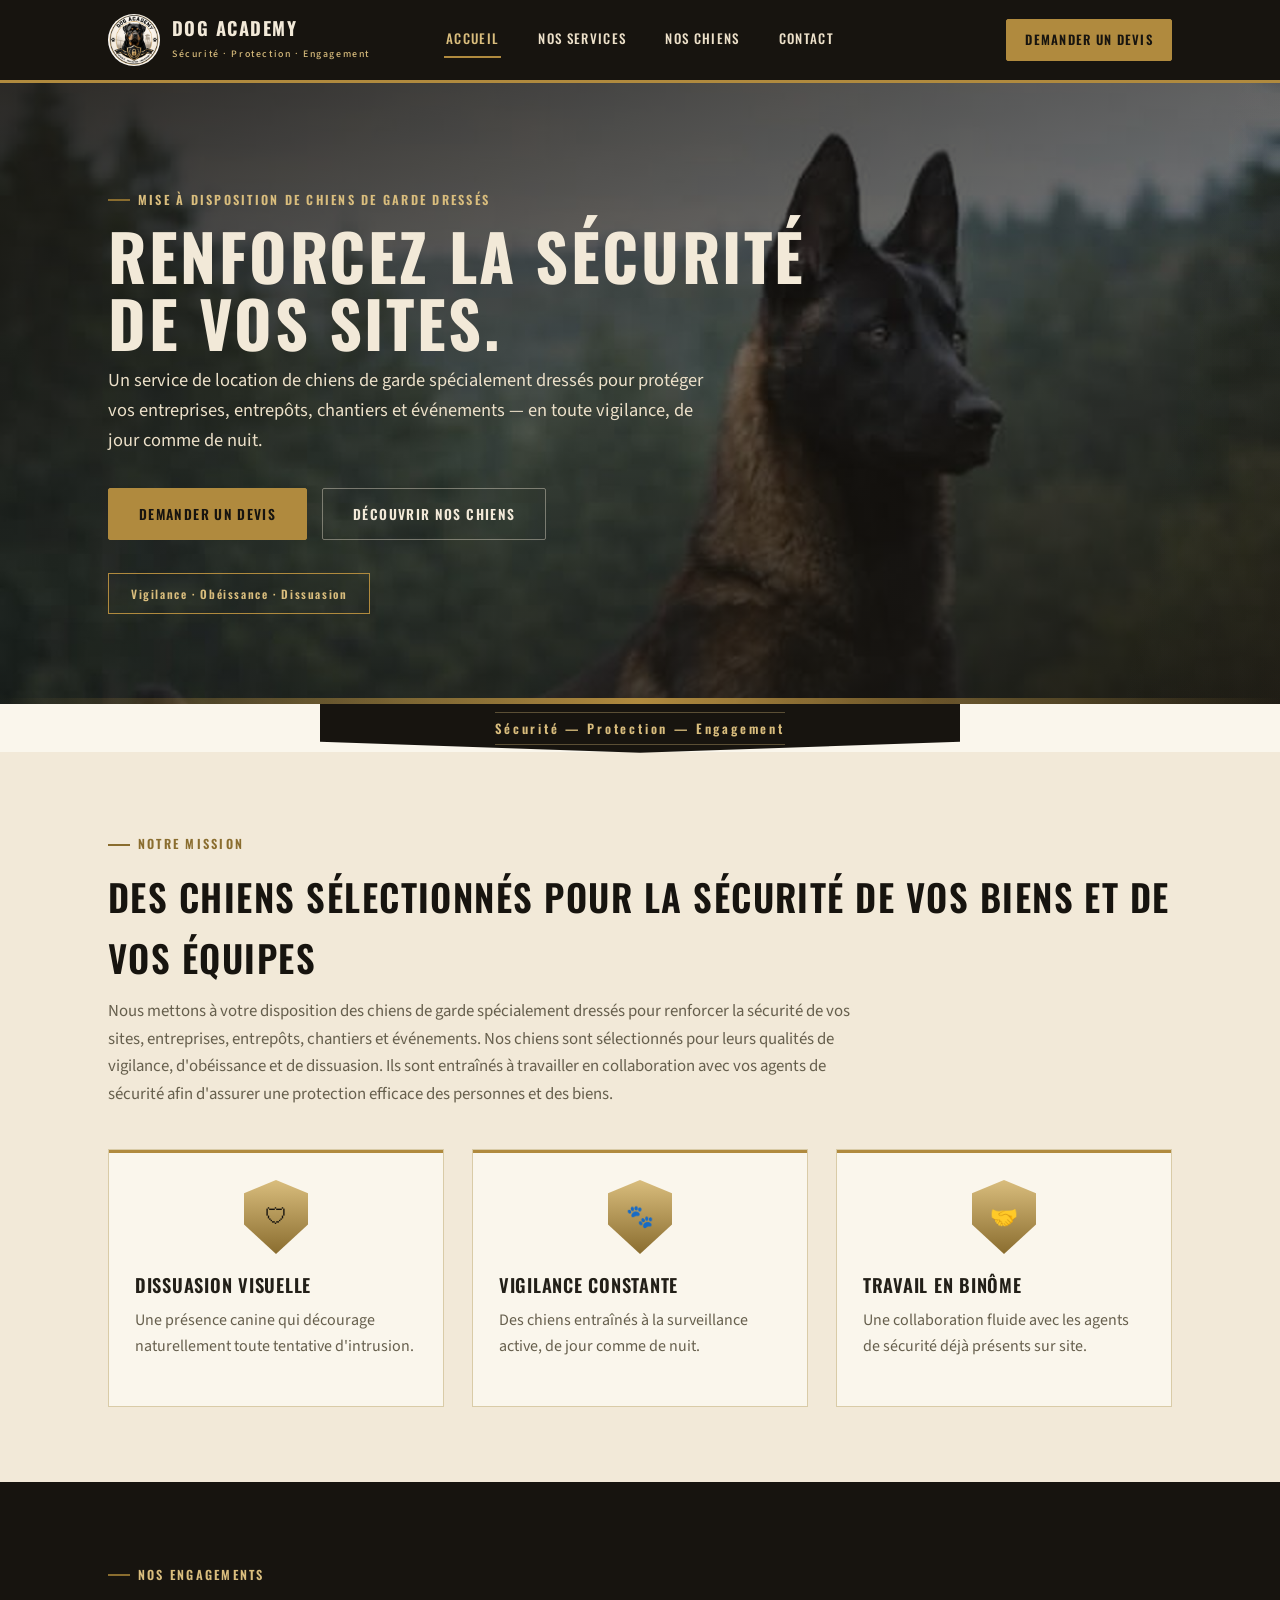
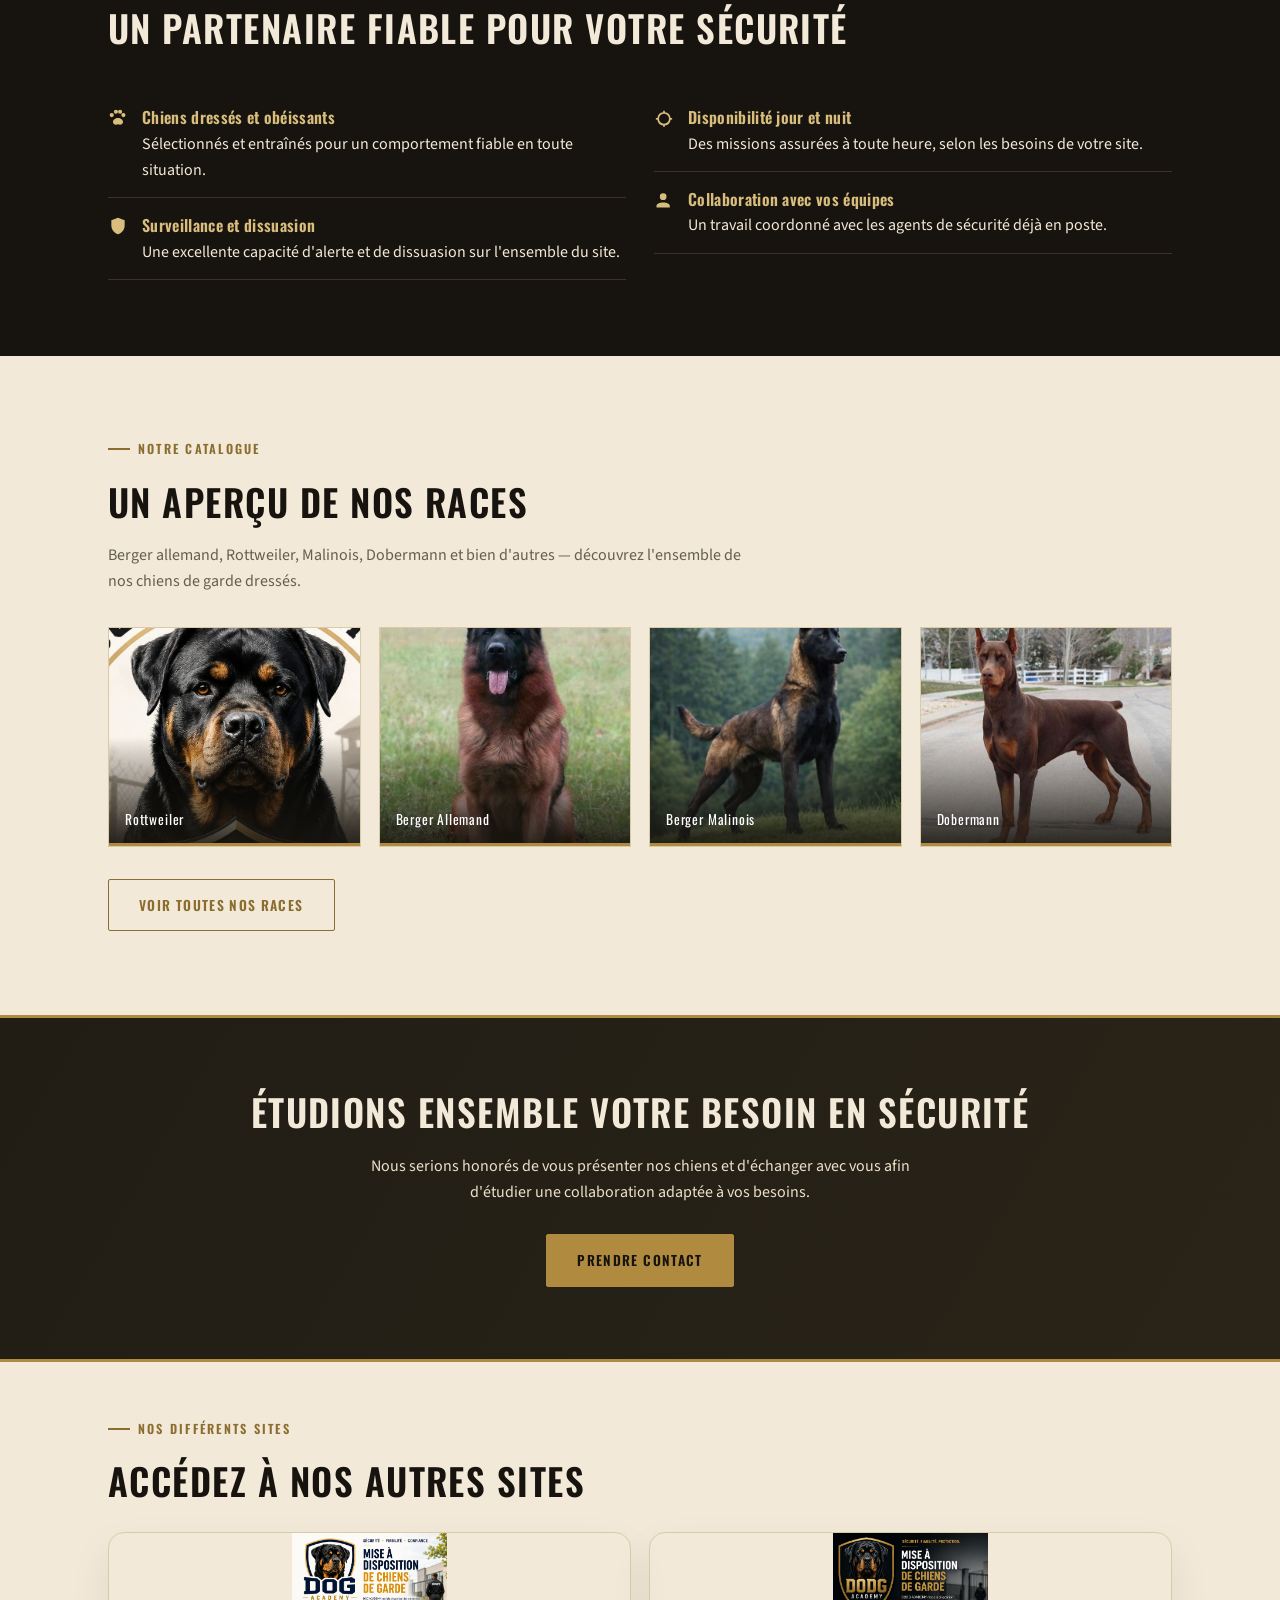
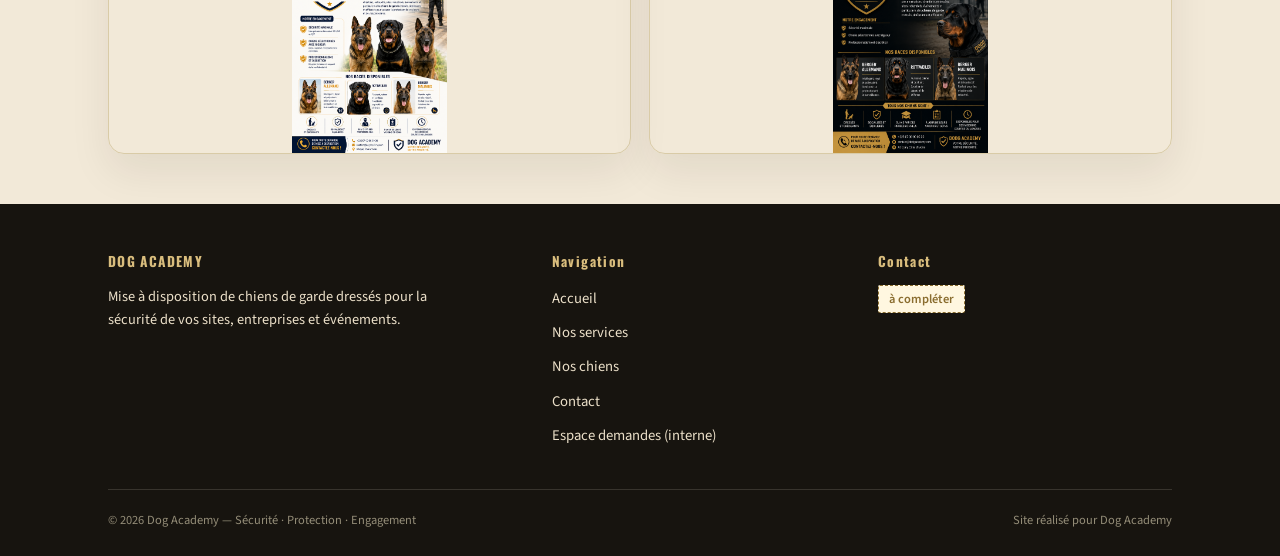
<file: index.html>
<!DOCTYPE html>
<html lang="fr">
<head>
<meta charset="UTF-8">
<meta name="viewport" content="width=device-width, initial-scale=1.0">
<title>Dog Academy — Chiens de garde dressés pour la sécurité de vos sites</title>
<link rel="icon" href="assets/logo.png">
<link rel="stylesheet" href="assets/style.css">
</head>
<body>

<!-- HEADER: navigation principale du site, visible sur toutes les pages -->
<header class="site">
  <div class="nav-row">
    <a href="index.html" class="brand">
      <img src="assets/logo.png" alt="Dog Academy">
      <span>
        <span class="brand-name">DOG ACADEMY</span>
        <span class="brand-tag">Sécurité · Protection · Engagement</span>
      </span>
    </a>
    <nav class="nav">
      <a href="index.html" class="active">Accueil</a>
      <a href="services.html">Nos services</a>
      <a href="chiens.html">Nos chiens</a>
      <a href="contact.html">Contact</a>
    </nav>
    <div class="header-cta-wrap">
      <a href="contact.html" class="header-cta">Demander un devis</a>
    </div>
  </div>
</header>

<!-- SECTION HERO: zone d'accueil avec le message principal et les appels à l'action -->
<section class="hero hero-photo">
  <div class="container">
    <div class="hero-inner">
      <div class="eyebrow" style="color:var(--gold-light)">Mise à disposition de chiens de garde dressés</div>
      <h1>Renforcez la sécurité<br>de vos sites.</h1>
      <p class="lead">Un service de location de chiens de garde spécialement dressés pour protéger vos entreprises, entrepôts, chantiers et événements — en toute vigilance, de jour comme de nuit.</p>
      <div style="margin-top:2rem;">
        <a href="contact.html" class="btn">Demander un devis</a>
        <a href="chiens.html" class="btn btn-ghost">Découvrir nos chiens</a>
      </div>
      <div class="hero-badge">Vigilance · Obéissance · Dissuasion</div>
    </div>
  </div>
</section>

<div class="ribbon"><span>Sécurité — Protection — Engagement</span></div>

<section class="section-cream">
  <div class="container">
    <div class="eyebrow">Notre mission</div>
    <h2>Des chiens sélectionnés pour la sécurité de vos biens et de vos équipes</h2>
    <p style="max-width:760px; font-size:1.05rem;">
      Nous mettons à votre disposition des chiens de garde spécialement dressés pour renforcer la sécurité
      de vos sites, entreprises, entrepôts, chantiers et événements. Nos chiens sont sélectionnés pour
      leurs qualités de vigilance, d'obéissance et de dissuasion. Ils sont entraînés à travailler en
      collaboration avec vos agents de sécurité afin d'assurer une protection efficace des personnes et des biens.
    </p>

    <div class="grid grid-3" style="margin-top:2.5rem;">
      <div class="card">
        <div class="shield-badge">🛡</div>
        <h3>Dissuasion visuelle</h3>
        <p>Une présence canine qui décourage naturellement toute tentative d'intrusion.</p>
      </div>
      <div class="card">
        <div class="shield-badge">🐾</div>
        <h3>Vigilance constante</h3>
        <p>Des chiens entraînés à la surveillance active, de jour comme de nuit.</p>
      </div>
      <div class="card">
        <div class="shield-badge">🤝</div>
        <h3>Travail en binôme</h3>
        <p>Une collaboration fluide avec les agents de sécurité déjà présents sur site.</p>
      </div>
    </div>
  </div>
</section>

<section class="section-dark">
  <div class="container">
    <div class="eyebrow" style="color:var(--gold-light)">Nos engagements</div>
    <h2>Un partenaire fiable pour votre sécurité</h2>
    <div class="grid grid-2" style="margin-top:2rem;">
      <ul class="paw-list">
        <li>
          <svg viewBox="0 0 24 24" fill="currentColor"><path d="M4.5 11a2.5 2.5 0 1 1 0-5 2.5 2.5 0 0 1 0 5Zm5-4a2.5 2.5 0 1 1 0-5 2.5 2.5 0 0 1 0 5Zm5 0a2.5 2.5 0 1 1 0-5 2.5 2.5 0 0 1 0 5Zm4 4a2.5 2.5 0 1 1 0-5 2.5 2.5 0 0 1 0 5ZM12 12c3.3 0 6 2.1 6 4.7 0 1.8-1.6 3.3-3.6 3.3-.9 0-1.5-.4-2.4-.4s-1.5.4-2.4.4c-2 0-3.6-1.5-3.6-3.3 0-2.6 2.7-4.7 6-4.7Z"/></svg>
          <div><strong>Chiens dressés et obéissants</strong>Sélectionnés et entraînés pour un comportement fiable en toute situation.</div>
        </li>
        <li>
          <svg viewBox="0 0 24 24" fill="currentColor"><path d="M12 2 4 5v6c0 5 3.4 9.4 8 11 4.6-1.6 8-6 8-11V5l-8-3Z"/></svg>
          <div><strong>Surveillance et dissuasion</strong>Une excellente capacité d'alerte et de dissuasion sur l'ensemble du site.</div>
        </li>
      </ul>
      <ul class="paw-list">
        <li>
          <svg viewBox="0 0 24 24" fill="currentColor"><path d="M12 3a1 1 0 0 1 1 1v1.06a8 8 0 0 1 6.94 6.94H21a1 1 0 1 1 0 2h-1.06A8 8 0 0 1 13 20.94V22a1 1 0 1 1-2 0v-1.06A8 8 0 0 1 4.06 14H3a1 1 0 1 1 0-2h1.06A8 8 0 0 1 11 5.06V4a1 1 0 0 1 1-1Zm0 4a6 6 0 1 0 0 12 6 6 0 0 0 0-12Z"/></svg>
          <div><strong>Disponibilité jour et nuit</strong>Des missions assurées à toute heure, selon les besoins de votre site.</div>
        </li>
        <li>
          <svg viewBox="0 0 24 24" fill="currentColor"><path d="M3 21v-2c0-2.2 3.6-4 8-4s8 1.8 8 4v2H3Zm8-9a4 4 0 1 1 0-8 4 4 0 0 1 0 8Z"/></svg>
          <div><strong>Collaboration avec vos équipes</strong>Un travail coordonné avec les agents de sécurité déjà en poste.</div>
        </li>
      </ul>
    </div>
  </div>
</section>

<section class="section-cream">
  <div class="container">
    <div class="eyebrow">Notre catalogue</div>
    <h2>Un aperçu de nos races</h2>
    <p style="max-width:640px;">Berger allemand, Rottweiler, Malinois, Dobermann et bien d'autres — découvrez l'ensemble de nos chiens de garde dressés.</p>
    <div class="mini-gallery" style="margin-top:2rem;">
      <a class="mini-card" href="chiens.html"><img src="images/rottweiler.jpg" alt="Rottweiler"><span>Rottweiler</span></a>
      <a class="mini-card" href="chiens.html"><img src="images/berger_allemand.jpg" alt="Berger Allemand"><span>Berger Allemand</span></a>
      <a class="mini-card" href="chiens.html"><img src="images/malinois.jpg" alt="Berger Malinois"><span>Berger Malinois</span></a>
      <a class="mini-card" href="chiens.html"><img src="images/dobermann.jpg" alt="Dobermann"><span>Dobermann</span></a>
    </div>
    <div style="margin-top:2rem;">
      <a href="chiens.html" class="btn" style="background:transparent; color:var(--gold-deep); border:1px solid var(--gold-deep);">Voir toutes nos races</a>
    </div>
  </div>
</section>

<section class="cta-band">
  <div class="container">
    <h2>Étudions ensemble votre besoin en sécurité</h2>
    <p>Nous serions honorés de vous présenter nos chiens et d'échanger avec vous afin d'étudier une collaboration adaptée à vos besoins.</p>
    <a href="contact.html" class="btn">Prendre contact</a>
  </div>
</section>
<section class="external-sites">
  <div class="container">
    <div class="eyebrow">Nos différents sites</div>
    <h2>Accédez à nos autres sites</h2>
    <div class="site-links">
      <a class="site-link" href="images/1.png" target="_blank" rel="noopener noreferrer">
        <img src="images/1.png" alt="Aperçu site 1">
      </a>
      <a class="site-link" href="images/2.png" target="_blank" rel="noopener noreferrer">
        <img src="images/2.png" alt="Aperçu site 2">
      </a>
    </div>
  </div>
</section>
<footer class="site">
  <div class="container">
    <div class="footer-grid">
      <div>
        <h4>DOG ACADEMY</h4>
        <p style="color:var(--cream-2); font-size:.9rem; max-width:320px;">Mise à disposition de chiens de garde dressés pour la sécurité de vos sites, entreprises et événements.</p>
      </div>
      <div>
        <h4>Navigation</h4>
        <ul class="footer-links">
          <li><a href="index.html">Accueil</a></li>
          <li><a href="services.html">Nos services</a></li>
          <li><a href="chiens.html">Nos chiens</a></li>
          <li><a href="contact.html">Contact</a></li>
          <li><a href="admin.html">Espace demandes (interne)</a></li>
        </ul>
      </div>
      <div>
        <h4>Contact</h4>
        <ul class="footer-links">
          <li><span class="fill-note">à compléter</span></li>
        </ul>
      </div>
    </div>
    <div class="footer-bottom">
      <span>© 2026 Dog Academy — Sécurité · Protection · Engagement</span>
      <span>Site réalisé pour Dog Academy</span>
    </div>
  </div>
</footer>

<script>
(function(){
  // Header shadow once scrolled
  var header = document.querySelector('header.site');
  function onScroll(){
    if(!header) return;
    if(window.scrollY > 12){ header.classList.add('is-scrolled'); }
    else { header.classList.remove('is-scrolled'); }
  }
  window.addEventListener('scroll', onScroll, {passive:true});
  onScroll();

  // Reveal-on-scroll for content blocks
  var revealSelectors = '.card, .card-dark, .breed, .stat, .info-line';
  var els = document.querySelectorAll(revealSelectors);
  els.forEach(function(el, i){
    el.classList.add('reveal');
    el.classList.add('reveal-delay-' + ((i % 5) + 1));
  });

  if('IntersectionObserver' in window){
    var io = new IntersectionObserver(function(entries){
      entries.forEach(function(entry){
        if(entry.isIntersecting){
          entry.target.classList.add('is-visible');
          io.unobserve(entry.target);
        }
      });
    }, {threshold:.15, rootMargin:'0px 0px -40px 0px'});
    els.forEach(function(el){ io.observe(el); });
  } else {
    els.forEach(function(el){ el.classList.add('is-visible'); });
  }

  // Animated count-up for stat numbers (e.g. "24h", "3", "100%")
  var nums = document.querySelectorAll('.stat .num');
  nums.forEach(function(el){
    var raw = el.textContent.trim();
    var match = raw.match(/^(\d+)(.*)$/);
    if(!match) return;
    var target = parseInt(match[1], 10);
    var suffix = match[2] || '';
    el.textContent = '0' + suffix;
    var done = false;
    var counterIO = new IntersectionObserver(function(entries){
      entries.forEach(function(entry){
        if(entry.isIntersecting && !done){
          done = true;
          var start = null;
          var duration = 1100;
          function step(ts){
            if(!start) start = ts;
            var progress = Math.min((ts - start) / duration, 1);
            var eased = 1 - Math.pow(1 - progress, 3);
            var value = Math.round(target * eased);
            el.textContent = value + suffix;
            if(progress < 1){ requestAnimationFrame(step); }
          }
          requestAnimationFrame(step);
          counterIO.unobserve(el);
        }
      });
    }, {threshold:.4});
    counterIO.observe(el);
  });
})();
</script>

</body>
</html>
</file>
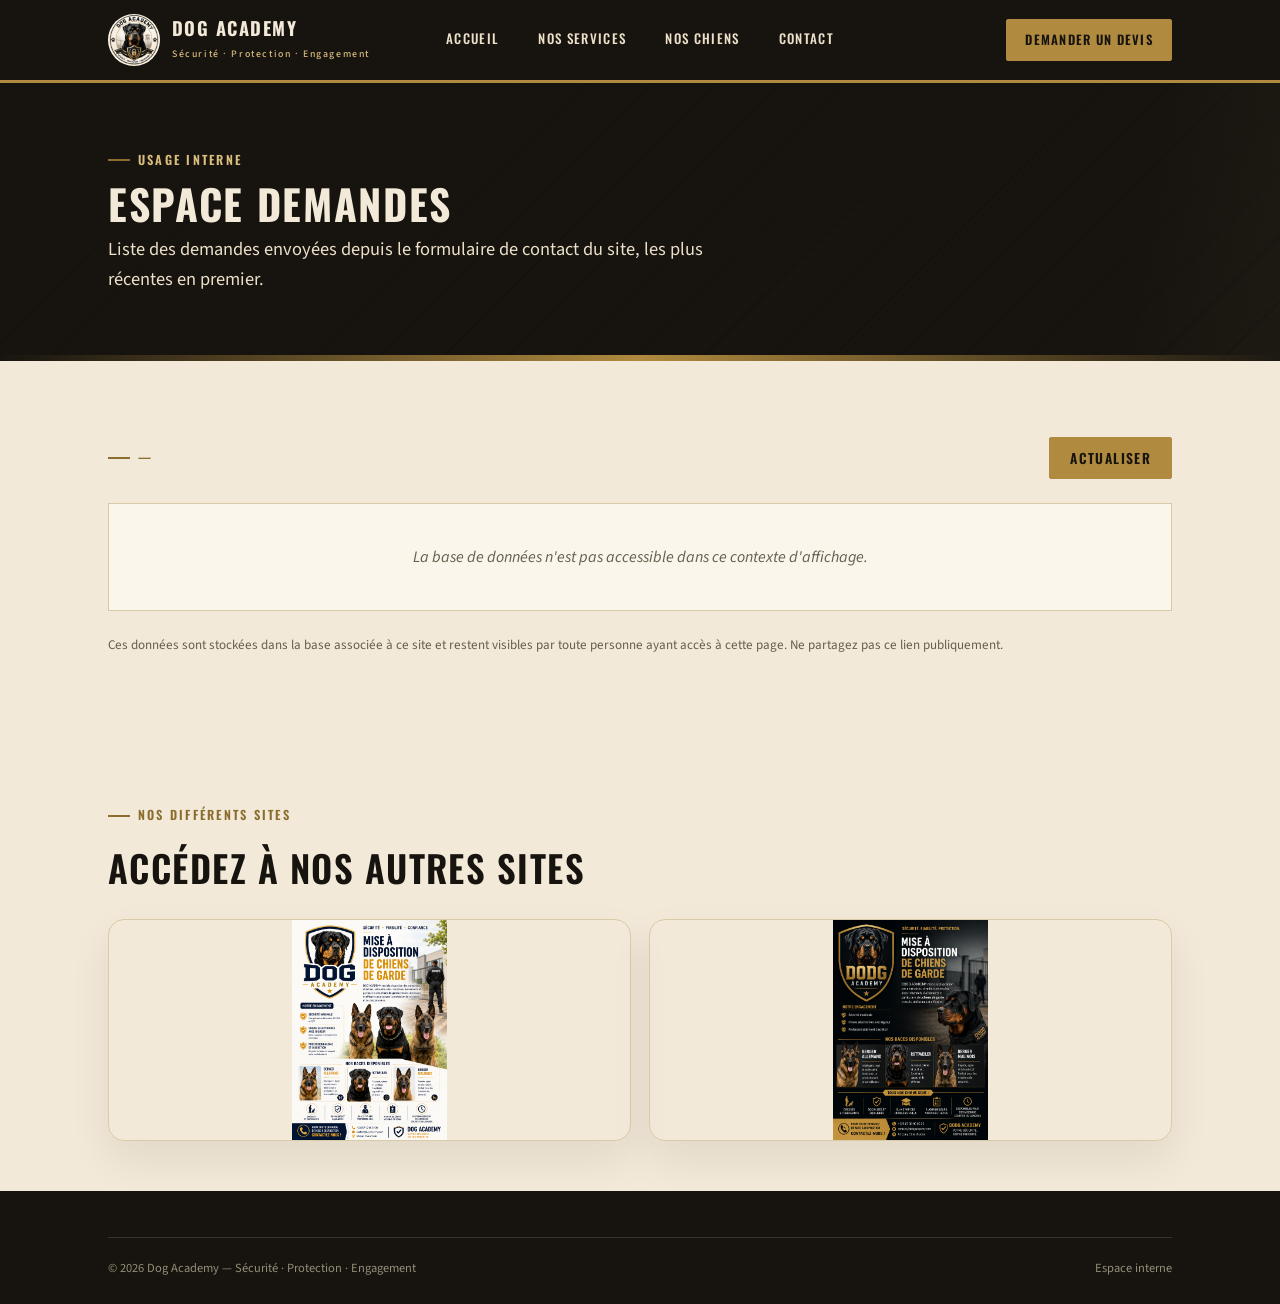
<file: admin.html>
<!DOCTYPE html>
<html lang="fr">
<head>
<meta charset="UTF-8">
<meta name="viewport" content="width=device-width, initial-scale=1.0">
<meta name="robots" content="noindex, nofollow">
<title>Espace demandes — Dog Academy</title>
<link rel="icon" href="assets/logo.png">
<link rel="stylesheet" href="assets/style.css">
</head>
<body>

<!-- HEADER: navigation principale du site, utilisée aussi pour l'espace interne -->
<header class="site">
  <div class="nav-row">
    <a href="index.html" class="brand">
      <img src="assets/logo.png" alt="Dog Academy">
      <span>
        <span class="brand-name">DOG ACADEMY</span>
        <span class="brand-tag">Sécurité · Protection · Engagement</span>
      </span>
    </a>
    <nav class="nav">
      <a href="index.html">Accueil</a>
      <a href="services.html">Nos services</a>
      <a href="chiens.html">Nos chiens</a>
      <a href="contact.html">Contact</a>
    </nav>
    <div class="header-cta-wrap">
      <a href="contact.html" class="header-cta">Demander un devis</a>
    </div>
  </div>
</header>

<section class="hero" style="padding:60px 0 50px;">
  <div class="container">
    <div class="eyebrow" style="color:var(--gold-light)">Usage interne</div>
    <h1 style="font-size:clamp(1.8rem,3.6vw,2.6rem);">Espace demandes</h1>
    <p class="lead" style="max-width:640px;">Liste des demandes envoyées depuis le formulaire de contact du site, les plus récentes en premier.</p>
  </div>
</section>

<section class="section-cream">
  <div class="container">

    <div style="display:flex; justify-content:space-between; align-items:center; margin-bottom:1.5rem; flex-wrap:wrap; gap:12px;">
      <div class="eyebrow" style="margin-bottom:0;" id="countLabel">Chargement…</div>
      <button class="btn" id="refreshBtn" style="border:1px solid var(--gold); cursor:pointer; padding:10px 20px;">Actualiser</button>
    </div>

    <div style="overflow-x:auto; border:1px solid var(--line); background:var(--paper);">
      <table class="admin-table" id="table">
        <thead>
          <tr>
            <th>Reçu le</th>
            <th>Nom / Société</th>
            <th>Téléphone</th>
            <th>E-mail</th>
            <th>Type de site</th>
            <th>Message</th>
          </tr>
        </thead>
        <tbody id="tableBody"></tbody>
      </table>
      <div class="admin-empty" id="emptyState" style="display:none;">Aucune demande reçue pour le moment.</div>
    </div>

    <p style="margin-top:24px; font-size:.82rem; color:var(--text-muted);">
      Ces données sont stockées dans la base associée à ce site et restent visibles par toute personne ayant accès à cette page.
      Ne partagez pas ce lien publiquement.
    </p>
  </div>
</section>
<section class="external-sites">
  <div class="container">
    <div class="eyebrow">Nos différents sites</div>
    <h2>Accédez à nos autres sites</h2>
    <div class="site-links">
      <a class="site-link" href="images/1.png" target="_blank" rel="noopener noreferrer">
        <img src="images/1.png" alt="Aperçu site 1">
      </a>
      <a class="site-link" href="images/2.png" target="_blank" rel="noopener noreferrer">
        <img src="images/2.png" alt="Aperçu site 2">
      </a>
    </div>
  </div>
</section>
<footer class="site">
  <div class="container">
    <div class="footer-bottom">
      <span>© 2026 Dog Academy — Sécurité · Protection · Engagement</span>
      <span>Espace interne</span>
    </div>
  </div>
</footer>

<script>
(function(){
  var tableBody = document.getElementById('tableBody');
  var emptyState = document.getElementById('emptyState');
  var table = document.getElementById('table');
  var countLabel = document.getElementById('countLabel');
  var refreshBtn = document.getElementById('refreshBtn');

  function escapeHtml(str){
    return String(str || '').replace(/[&<>"']/g, function(c){
      return {'&':'&amp;','<':'&lt;','>':'&gt;','"':'&quot;',"'":'&#39;'}[c];
    });
  }

  function formatDate(iso){
    try{
      var d = new Date(iso);
      return d.toLocaleDateString('fr-FR') + ' à ' + d.toLocaleTimeString('fr-FR', {hour:'2-digit', minute:'2-digit'});
    } catch(e){ return iso || '—'; }
  }

  async function load(){
    countLabel.textContent = 'Chargement…';
    tableBody.innerHTML = '';
    try{
      if(!window.storage) throw new Error('storage-unavailable');
      var listResult = await window.storage.list('contact:', true);
      var keys = (listResult && listResult.keys) ? listResult.keys : [];

      if(keys.length === 0){
        table.style.display = 'none';
        emptyState.style.display = 'block';
        countLabel.textContent = '0 demande enregistrée';
        return;
      }

      var entries = [];
      for(var i = 0; i < keys.length; i++){
        try{
          var res = await window.storage.get(keys[i], true);
          if(res && res.value){
            entries.push(JSON.parse(res.value));
          }
        } catch(e){ /* skip unreadable entry */ }
      }

      entries.sort(function(a, b){
        return new Date(b.date || 0) - new Date(a.date || 0);
      });

      if(entries.length === 0){
        table.style.display = 'none';
        emptyState.style.display = 'block';
        countLabel.textContent = '0 demande enregistrée';
        return;
      }

      table.style.display = '';
      emptyState.style.display = 'none';
      countLabel.textContent = entries.length + ' demande' + (entries.length > 1 ? 's' : '') + ' enregistrée' + (entries.length > 1 ? 's' : '');

      entries.forEach(function(entry){
        var tr = document.createElement('tr');
        tr.innerHTML =
          '<td>' + escapeHtml(formatDate(entry.date)) + '</td>' +
          '<td>' + escapeHtml(entry.nom) + '</td>' +
          '<td>' + escapeHtml(entry.tel) + '</td>' +
          '<td>' + escapeHtml(entry.email) + '</td>' +
          '<td>' + escapeHtml(entry.site) + '</td>' +
          '<td>' + escapeHtml(entry.message) + '</td>';
        tableBody.appendChild(tr);
      });

    } catch(err){
      table.style.display = 'none';
      emptyState.style.display = 'block';
      emptyState.textContent = "La base de données n'est pas accessible dans ce contexte d'affichage.";
      countLabel.textContent = '—';
    }
  }

  refreshBtn.addEventListener('click', load);
  load();
})();
</script>

</body>
</html>
</file>
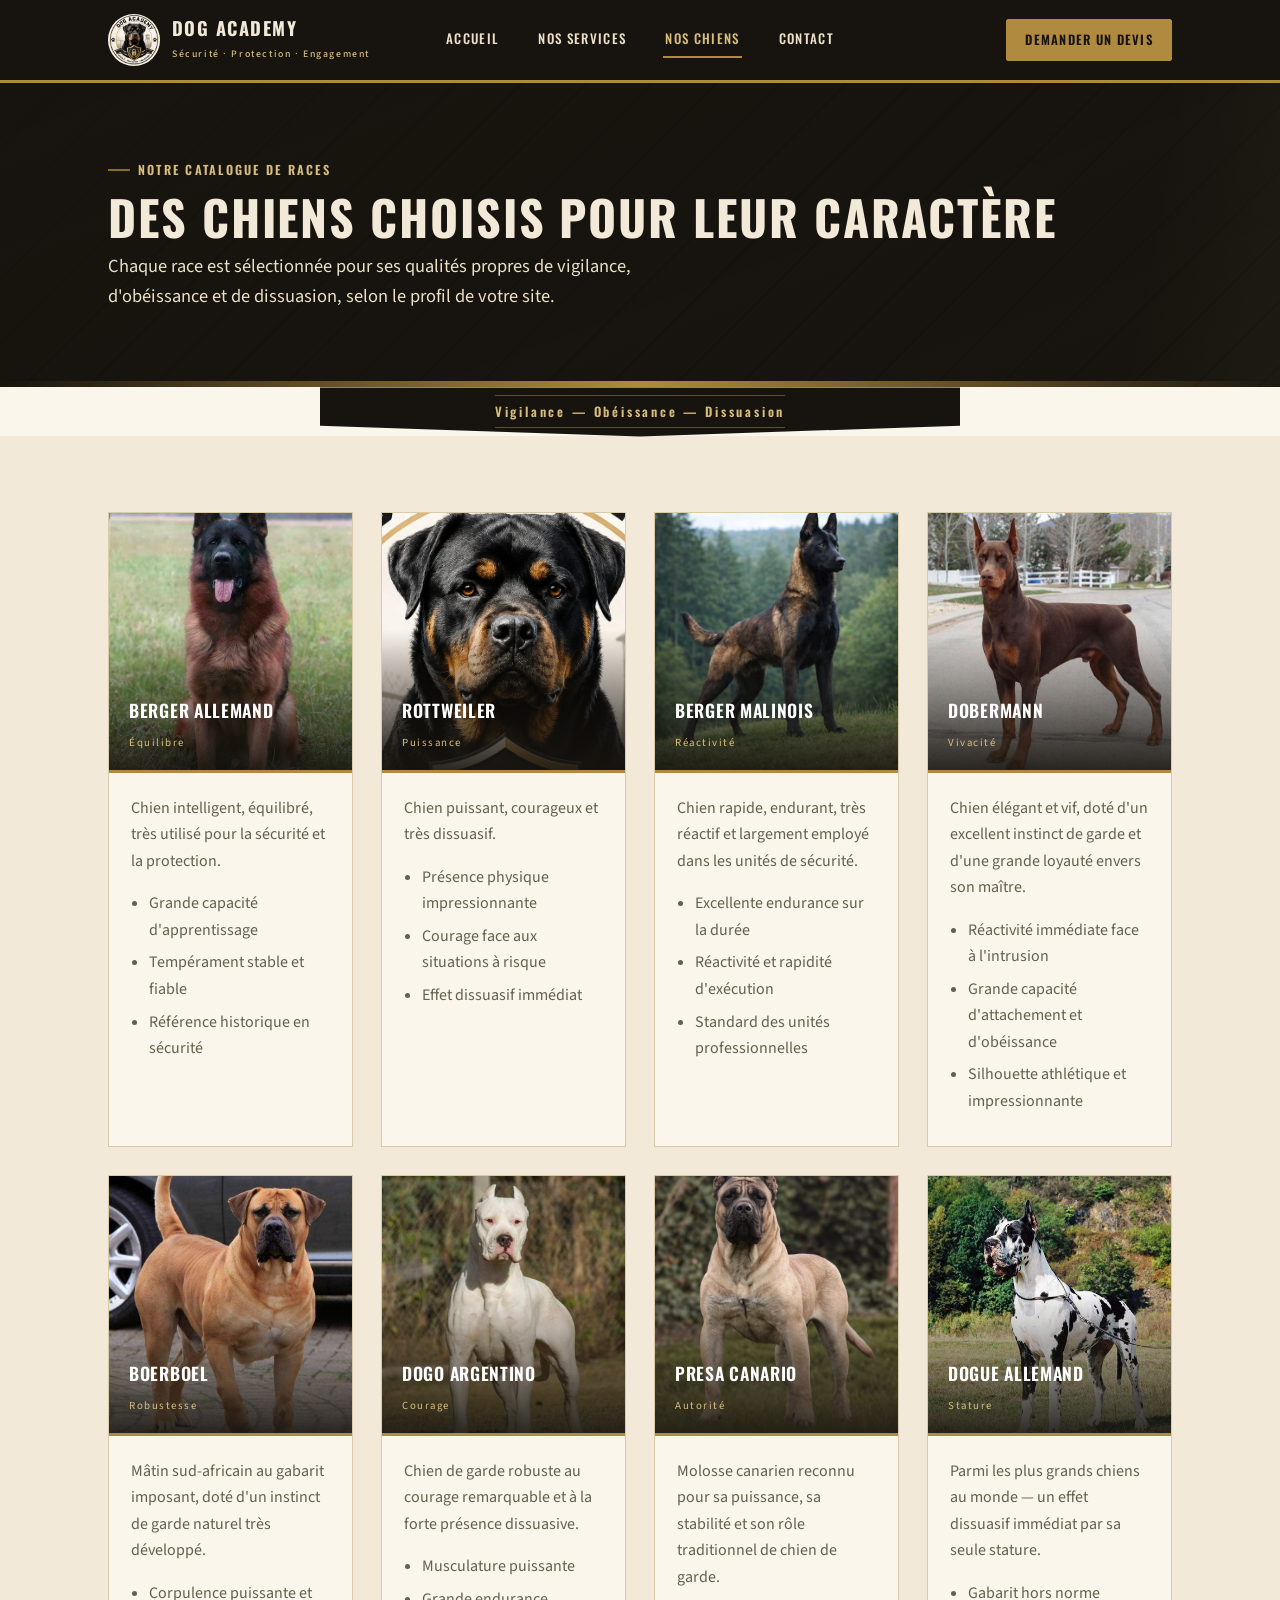
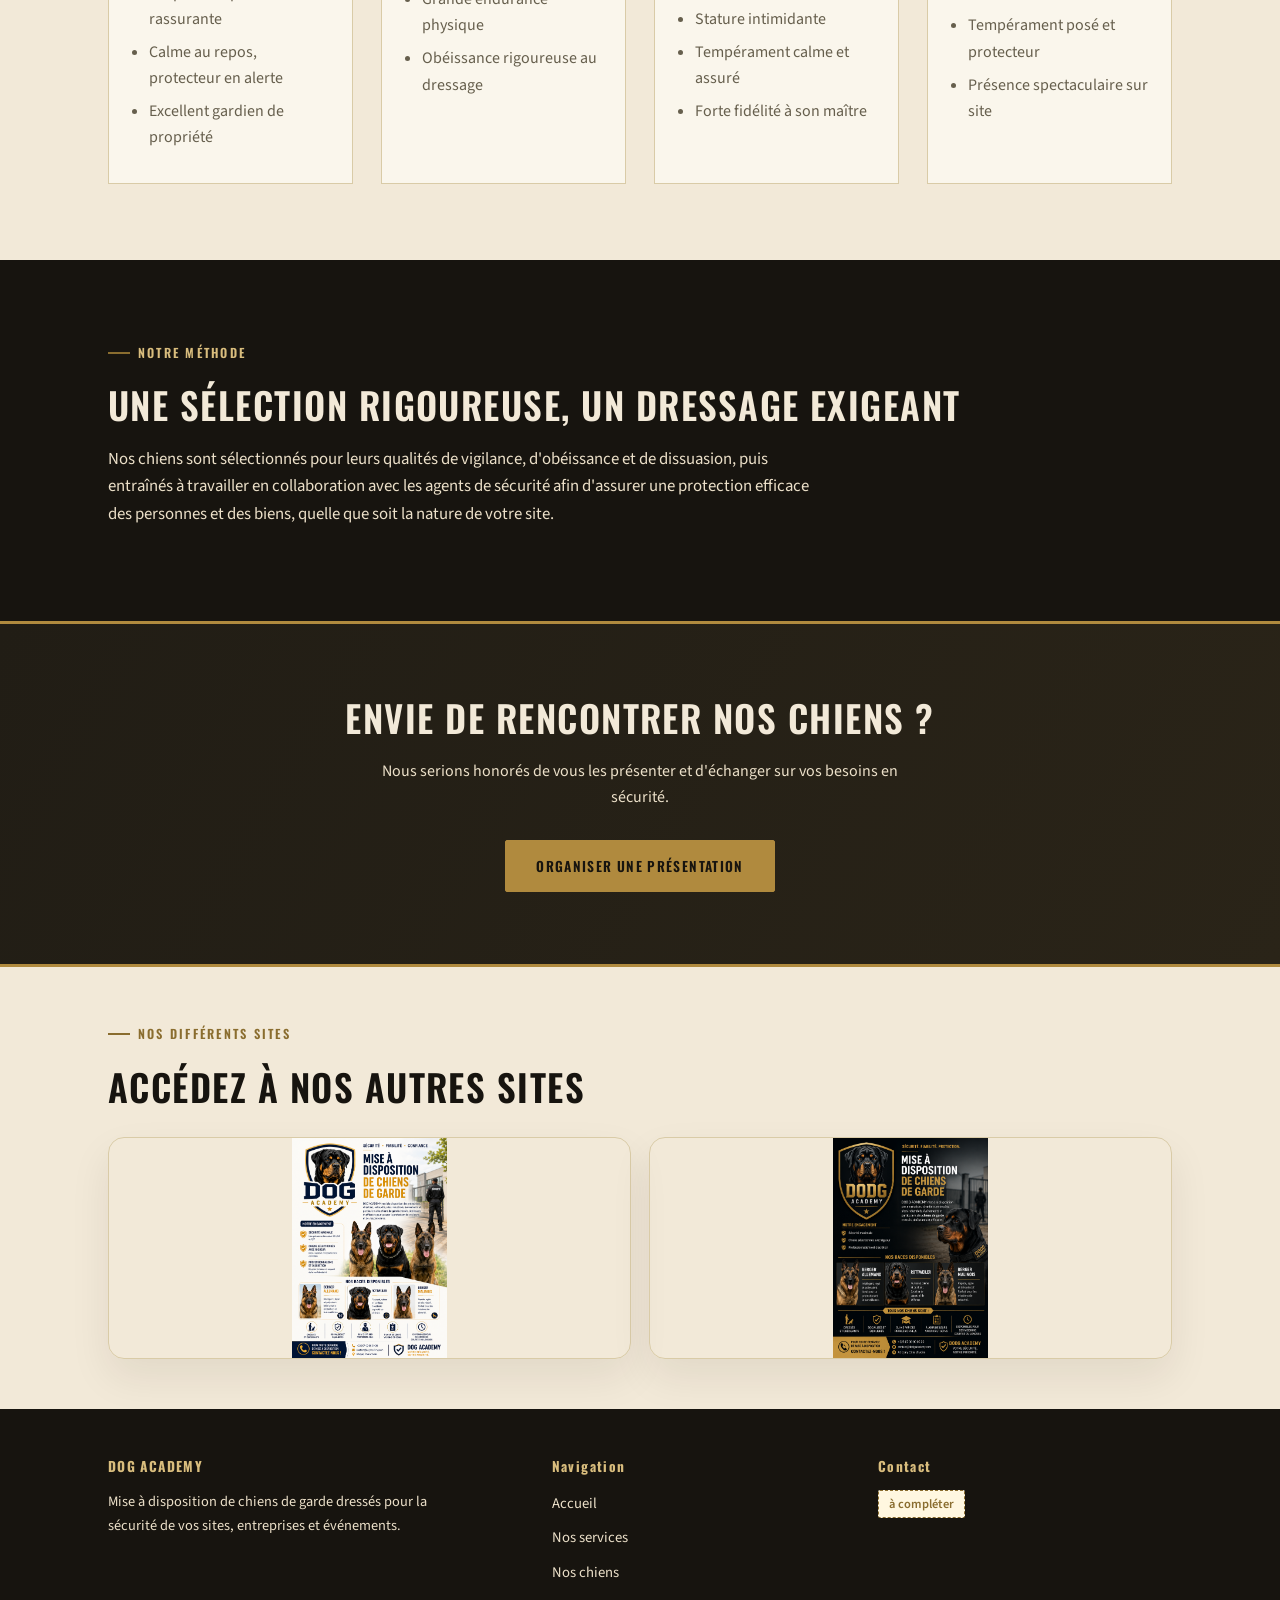
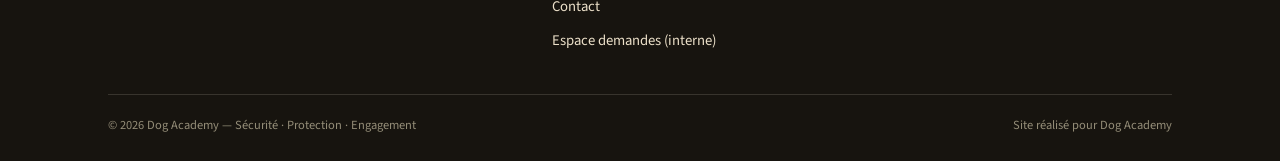
<file: chiens.html>
<!DOCTYPE html>
<html lang="fr">
<head>
<meta charset="UTF-8">
<meta name="viewport" content="width=device-width, initial-scale=1.0">
<title>Nos chiens — Dog Academy</title>
<link rel="icon" href="assets/logo.png">
<link rel="stylesheet" href="assets/style.css">
</head>
<body>

<!-- HEADER: navigation principale du site, identique sur toutes les pages -->
<header class="site">
  <div class="nav-row">
    <a href="index.html" class="brand">
      <img src="assets/logo.png" alt="Dog Academy">
      <span>
        <span class="brand-name">DOG ACADEMY</span>
        <span class="brand-tag">Sécurité · Protection · Engagement</span>
      </span>
    </a>
    <nav class="nav">
      <a href="index.html">Accueil</a>
      <a href="services.html">Nos services</a>
      <a href="chiens.html" class="active">Nos chiens</a>
      <a href="contact.html">Contact</a>
    </nav>
    <div class="header-cta-wrap">
      <a href="contact.html" class="header-cta">Demander un devis</a>
    </div>
  </div>
</header>

<section class="hero" style="padding:70px 0 60px;">
  <div class="container">
    <div class="eyebrow" style="color:var(--gold-light)">Notre catalogue de races</div>
    <h1 style="font-size:clamp(2rem,4vw,3rem);">Des chiens choisis pour leur caractère</h1>
    <p class="lead">Chaque race est sélectionnée pour ses qualités propres de vigilance, d'obéissance et de dissuasion, selon le profil de votre site.</p>
  </div>
</section>

<div class="ribbon"><span>Vigilance — Obéissance — Dissuasion</span></div>

<section class="section-cream">
  <div class="container">
    <div class="grid grid-4">

      <div class="breed">
        <div class="breed-photo">
          <img src="images/berger_allemand.jpg" alt="Berger Allemand — chien de garde dressé Dog Academy" loading="lazy">
          <div class="breed-caption">
            <h3>Berger Allemand</h3>
            <span class="breed-tag">Équilibre</span>
          </div>
        </div>
        <div class="breed-body">
          <p>Chien intelligent, équilibré, très utilisé pour la sécurité et la protection.</p>
          <ul>
            <li>Grande capacité d'apprentissage</li>
            <li>Tempérament stable et fiable</li>
            <li>Référence historique en sécurité</li>
          </ul>
        </div>
      </div>

      <div class="breed">
        <div class="breed-photo">
          <img src="images/rottweiler.jpg" alt="Rottweiler — chien de garde dressé Dog Academy" loading="lazy">
          <div class="breed-caption">
            <h3>Rottweiler</h3>
            <span class="breed-tag">Puissance</span>
          </div>
        </div>
        <div class="breed-body">
          <p>Chien puissant, courageux et très dissuasif.</p>
          <ul>
            <li>Présence physique impressionnante</li>
            <li>Courage face aux situations à risque</li>
            <li>Effet dissuasif immédiat</li>
          </ul>
        </div>
      </div>

      <div class="breed">
        <div class="breed-photo">
          <img src="images/malinois.jpg" alt="Berger Malinois — chien de garde dressé Dog Academy" loading="lazy">
          <div class="breed-caption">
            <h3>Berger Malinois</h3>
            <span class="breed-tag">Réactivité</span>
          </div>
        </div>
        <div class="breed-body">
          <p>Chien rapide, endurant, très réactif et largement employé dans les unités de sécurité.</p>
          <ul>
            <li>Excellente endurance sur la durée</li>
            <li>Réactivité et rapidité d'exécution</li>
            <li>Standard des unités professionnelles</li>
          </ul>
        </div>
      </div>

      <div class="breed">
        <div class="breed-photo">
          <img src="images/dobermann.jpg" alt="Dobermann — chien de garde dressé Dog Academy" loading="lazy">
          <div class="breed-caption">
            <h3>Dobermann</h3>
            <span class="breed-tag">Vivacité</span>
          </div>
        </div>
        <div class="breed-body">
          <p>Chien élégant et vif, doté d'un excellent instinct de garde et d'une grande loyauté envers son maître.</p>
          <ul>
            <li>Réactivité immédiate face à l'intrusion</li>
            <li>Grande capacité d'attachement et d'obéissance</li>
            <li>Silhouette athlétique et impressionnante</li>
          </ul>
        </div>
      </div>

      <div class="breed">
        <div class="breed-photo">
          <img src="images/boerboel.jpg" alt="Boerboel — chien de garde dressé Dog Academy" loading="lazy">
          <div class="breed-caption">
            <h3>Boerboel</h3>
            <span class="breed-tag">Robustesse</span>
          </div>
        </div>
        <div class="breed-body">
          <p>Mâtin sud-africain au gabarit imposant, doté d'un instinct de garde naturel très développé.</p>
          <ul>
            <li>Corpulence puissante et rassurante</li>
            <li>Calme au repos, protecteur en alerte</li>
            <li>Excellent gardien de propriété</li>
          </ul>
        </div>
      </div>

      <div class="breed">
        <div class="breed-photo">
          <img src="images/dogo_argentino.jpg" alt="Dogo Argentino — chien de garde dressé Dog Academy" loading="lazy">
          <div class="breed-caption">
            <h3>Dogo Argentino</h3>
            <span class="breed-tag">Courage</span>
          </div>
        </div>
        <div class="breed-body">
          <p>Chien de garde robuste au courage remarquable et à la forte présence dissuasive.</p>
          <ul>
            <li>Musculature puissante</li>
            <li>Grande endurance physique</li>
            <li>Obéissance rigoureuse au dressage</li>
          </ul>
        </div>
      </div>

      <div class="breed">
        <div class="breed-photo">
          <img src="images/presa_canario.jpg" alt="Presa Canario — chien de garde dressé Dog Academy" loading="lazy">
          <div class="breed-caption">
            <h3>Presa Canario</h3>
            <span class="breed-tag">Autorité</span>
          </div>
        </div>
        <div class="breed-body">
          <p>Molosse canarien reconnu pour sa puissance, sa stabilité et son rôle traditionnel de chien de garde.</p>
          <ul>
            <li>Stature intimidante</li>
            <li>Tempérament calme et assuré</li>
            <li>Forte fidélité à son maître</li>
          </ul>
        </div>
      </div>

      <div class="breed">
        <div class="breed-photo">
          <img src="images/dogue_allemand.jpg" alt="Dogue Allemand — chien de garde dressé Dog Academy" loading="lazy">
          <div class="breed-caption">
            <h3>Dogue Allemand</h3>
            <span class="breed-tag">Stature</span>
          </div>
        </div>
        <div class="breed-body">
          <p>Parmi les plus grands chiens au monde — un effet dissuasif immédiat par sa seule stature.</p>
          <ul>
            <li>Gabarit hors norme</li>
            <li>Tempérament posé et protecteur</li>
            <li>Présence spectaculaire sur site</li>
          </ul>
        </div>
      </div>

    </div>
  </div>
</section>

<section class="section-dark">
  <div class="container">
    <div class="eyebrow" style="color:var(--gold-light)">Notre méthode</div>
    <h2>Une sélection rigoureuse, un dressage exigeant</h2>
    <p style="max-width:720px; font-size:1.05rem;">
      Nos chiens sont sélectionnés pour leurs qualités de vigilance, d'obéissance et de dissuasion,
      puis entraînés à travailler en collaboration avec les agents de sécurité afin d'assurer une
      protection efficace des personnes et des biens, quelle que soit la nature de votre site.
    </p>
  </div>
</section>

<section class="cta-band">
  <div class="container">
    <h2>Envie de rencontrer nos chiens ?</h2>
    <p>Nous serions honorés de vous les présenter et d'échanger sur vos besoins en sécurité.</p>
    <a href="contact.html" class="btn">Organiser une présentation</a>
  </div>
</section>
<section class="external-sites">
  <div class="container">
    <div class="eyebrow">Nos différents sites</div>
    <h2>Accédez à nos autres sites</h2>
    <div class="site-links">
      <a class="site-link" href="images/1.png" target="_blank" rel="noopener noreferrer">
        <img src="images/1.png" alt="Aperçu site 1">
      </a>
      <a class="site-link" href="images/2.png" target="_blank" rel="noopener noreferrer">
        <img src="images/2.png" alt="Aperçu site 2">
      </a>
    </div>
  </div>
</section>
<footer class="site">
  <div class="container">
    <div class="footer-grid">
      <div>
        <h4>DOG ACADEMY</h4>
        <p style="color:var(--cream-2); font-size:.9rem; max-width:320px;">Mise à disposition de chiens de garde dressés pour la sécurité de vos sites, entreprises et événements.</p>
      </div>
      <div>
        <h4>Navigation</h4>
        <ul class="footer-links">
          <li><a href="index.html">Accueil</a></li>
          <li><a href="services.html">Nos services</a></li>
          <li><a href="chiens.html">Nos chiens</a></li>
          <li><a href="contact.html">Contact</a></li>
          <li><a href="admin.html">Espace demandes (interne)</a></li>
        </ul>
      </div>
      <div>
        <h4>Contact</h4>
        <ul class="footer-links">
          <li><span class="fill-note">à compléter</span></li>
        </ul>
      </div>
    </div>
    <div class="footer-bottom">
      <span>© 2026 Dog Academy — Sécurité · Protection · Engagement</span>
      <span>Site réalisé pour Dog Academy</span>
    </div>
  </div>
</footer>

<script>
(function(){
  // Header shadow once scrolled
  var header = document.querySelector('header.site');
  function onScroll(){
    if(!header) return;
    if(window.scrollY > 12){ header.classList.add('is-scrolled'); }
    else { header.classList.remove('is-scrolled'); }
  }
  window.addEventListener('scroll', onScroll, {passive:true});
  onScroll();

  // Reveal-on-scroll for content blocks
  var revealSelectors = '.card, .card-dark, .breed, .stat, .info-line';
  var els = document.querySelectorAll(revealSelectors);
  els.forEach(function(el, i){
    el.classList.add('reveal');
    el.classList.add('reveal-delay-' + ((i % 5) + 1));
  });

  if('IntersectionObserver' in window){
    var io = new IntersectionObserver(function(entries){
      entries.forEach(function(entry){
        if(entry.isIntersecting){
          entry.target.classList.add('is-visible');
          io.unobserve(entry.target);
        }
      });
    }, {threshold:.15, rootMargin:'0px 0px -40px 0px'});
    els.forEach(function(el){ io.observe(el); });
  } else {
    els.forEach(function(el){ el.classList.add('is-visible'); });
  }

  // Animated count-up for stat numbers (e.g. "24h", "3", "100%")
  var nums = document.querySelectorAll('.stat .num');
  nums.forEach(function(el){
    var raw = el.textContent.trim();
    var match = raw.match(/^(\d+)(.*)$/);
    if(!match) return;
    var target = parseInt(match[1], 10);
    var suffix = match[2] || '';
    el.textContent = '0' + suffix;
    var done = false;
    var counterIO = new IntersectionObserver(function(entries){
      entries.forEach(function(entry){
        if(entry.isIntersecting && !done){
          done = true;
          var start = null;
          var duration = 1100;
          function step(ts){
            if(!start) start = ts;
            var progress = Math.min((ts - start) / duration, 1);
            var eased = 1 - Math.pow(1 - progress, 3);
            var value = Math.round(target * eased);
            el.textContent = value + suffix;
            if(progress < 1){ requestAnimationFrame(step); }
          }
          requestAnimationFrame(step);
          counterIO.unobserve(el);
        }
      });
    }, {threshold:.4});
    counterIO.observe(el);
  });
})();
</script>

</body>
</html>
</file>
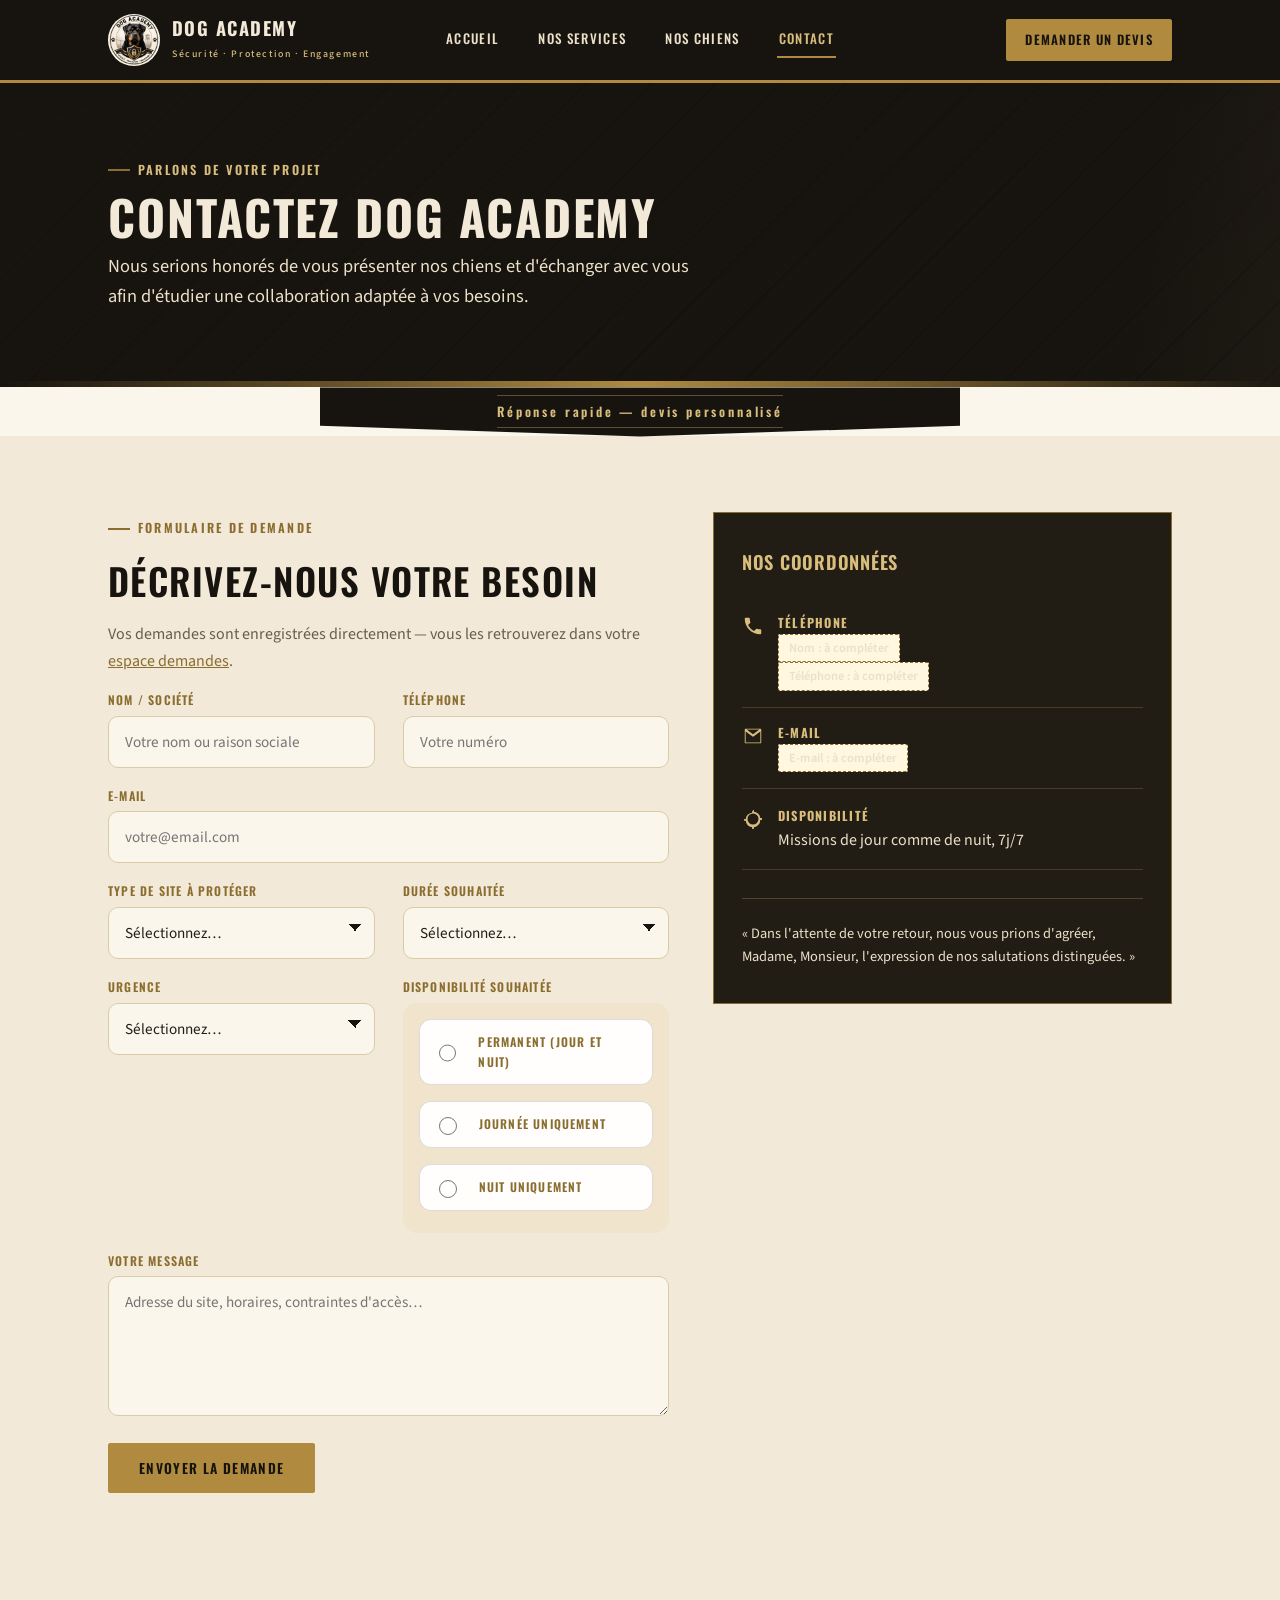
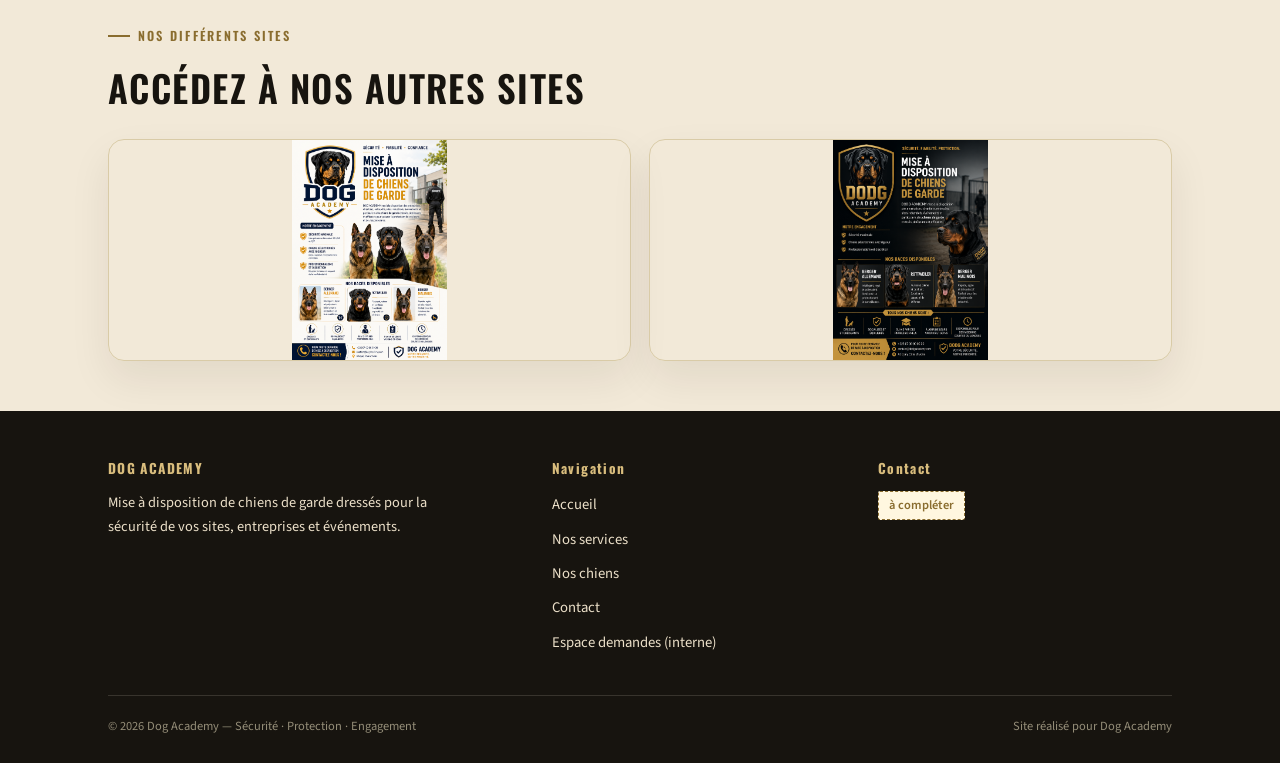
<file: contact.html>
<!DOCTYPE html>
<html lang="fr">
<head>
<meta charset="UTF-8">
<meta name="viewport" content="width=device-width, initial-scale=1.0">
<title>Contact — Dog Academy</title>
<link rel="icon" href="assets/logo.png">
<link rel="stylesheet" href="assets/style.css">
</head>
<body>

<!-- HEADER: navigation principale du site, présente sur toutes les pages -->
<header class="site">
  <div class="nav-row">
    <a href="index.html" class="brand">
      <img src="assets/logo.png" alt="Dog Academy">
      <span>
        <span class="brand-name">DOG ACADEMY</span>
        <span class="brand-tag">Sécurité · Protection · Engagement</span>
      </span>
    </a>
    <nav class="nav">
      <a href="index.html">Accueil</a>
      <a href="services.html">Nos services</a>
      <a href="chiens.html">Nos chiens</a>
      <a href="contact.html" class="active">Contact</a>
    </nav>
    <div class="header-cta-wrap">
      <a href="contact.html" class="header-cta">Demander un devis</a>
    </div>
  </div>
</header>

<section class="hero" style="padding:70px 0 60px;">
  <div class="container">
    <div class="eyebrow" style="color:var(--gold-light)">Parlons de votre projet</div>
    <h1 style="font-size:clamp(2rem,4vw,3rem);">Contactez Dog Academy</h1>
    <p class="lead">Nous serions honorés de vous présenter nos chiens et d'échanger avec vous afin d'étudier une collaboration adaptée à vos besoins.</p>
  </div>
</section>

<!-- BANDEAU D'ACCROCHE -->
<div class="ribbon"><span>Réponse rapide — devis personnalisé</span></div>

<!-- SECTION CONTACT: formulaire à gauche et coordonnées à droite -->
<section class="section-cream">
  <div class="container">
    <div class="contact-grid">

      <div>
        <div class="eyebrow">Formulaire de demande</div>
        <h2>Décrivez-nous votre besoin</h2>
        <p>Vos demandes sont enregistrées directement — vous les retrouverez dans votre <a href="admin.html" style="color:var(--gold-deep); text-decoration:underline;">espace demandes</a>.</p>

        <!-- FORMULAIRE PRINCIPAL: ce formulaire collecte les informations client -->
        <form id="contactForm">
          <!-- Ligne de deux champs côte à côte -->
          <div class="grid grid-2">
            <div class="field">
              <label for="nom">Nom / Société</label>
              <input type="text" id="nom" name="nom" placeholder="Votre nom ou raison sociale" required>
            </div>
            <div class="field">
              <label for="tel">Téléphone</label>
              <input type="tel" id="tel" name="tel" placeholder="Votre numéro" required>
            </div>
          </div>
          <div class="field">
            <label for="email">E-mail</label>
            <input type="email" id="email" name="email" placeholder="votre@email.com">
          </div>
          <div class="grid grid-2">
            <div class="field">
              <label for="site">Type de site à protéger</label>
              <select id="site" name="site" required>
                <option value="">Sélectionnez…</option>
                <option value="Entrepôt">Entrepôt</option>
                <option value="Chantier">Chantier</option>
                <option value="Commerce">Commerce</option>
                <option value="Événement">Événement</option>
                <option value="Résidence">Résidence</option>
                <option value="Autre">Autre</option>
              </select>
            </div>
            <div class="field">
              <label for="duree">Durée souhaitée</label>
              <select id="duree" name="duree" required>
                <option value="">Sélectionnez…</option>
                <option value="Une journée">Une journée</option>
                <option value="Plusieurs jours">Plusieurs jours</option>
                <option value="Une semaine">Une semaine</option>
                <option value="Long terme">Long terme</option>
              </select>
            </div>
          </div>
          <div class="grid grid-2">
            <div class="field">
              <label for="urgence">Urgence</label>
              <select id="urgence" name="urgence" required>
                <option value="">Sélectionnez…</option>
                <option value="Immédiat">Immédiat</option>
                <option value="Cette semaine">Cette semaine</option>
                <option value="Ce mois-ci">Ce mois-ci</option>
                <option value="À planifier">À planifier</option>
              </select>
            </div>
            <div class="field">
              <label>Disponibilité souhaitée</label>
              <div class="radio-group">
                <label><input type="radio" name="disponibilite" value="Permanent jour et nuit" required>Permanent (jour et nuit)</label>
                <label><input type="radio" name="disponibilite" value="Journée uniquement">Journée uniquement</label>
                <label><input type="radio" name="disponibilite" value="Nuit uniquement">Nuit uniquement</label>
              </div>
            </div>
          </div>
          <div class="field">
            <label for="message">Votre message</label>
            <textarea id="message" name="message" placeholder="Adresse du site, horaires, contraintes d'accès…"></textarea>
          </div>
          <!-- Bouton d'envoi du formulaire -->
          <button type="submit" class="btn" id="contactSubmit" style="border:1px solid var(--gold); cursor:pointer;">Envoyer la demande</button>
          <div class="form-status" id="formStatus"></div>
        </form>
      </div>

      <!-- CARTE D'INFORMATION: coordonnées et note de contact -->
      <div class="card-dark">
        <h3 style="margin-bottom:1.2rem;">Nos coordonnées</h3>

        <div class="info-line">
          <svg viewBox="0 0 24 24" fill="currentColor"><path d="M6.6 10.8c1.4 2.8 3.8 5.1 6.6 6.6l2.2-2.2c.3-.3.7-.4 1-.2 1.1.4 2.3.6 3.6.6.6 0 1 .4 1 1V20c0 .6-.4 1-1 1C10.6 21 3 13.4 3 4c0-.6.4-1 1-1h3.5c.6 0 1 .4 1 1 0 1.3.2 2.5.6 3.6.1.4 0 .8-.2 1L6.6 10.8Z"/></svg>
          <div>
            <strong>Téléphone</strong>
            <span class="fill-note">Nom : à compléter</span><br>
            <span class="fill-note">Téléphone : à compléter</span>
          </div>
        </div>

        <div class="info-line">
          <svg viewBox="0 0 24 24" fill="currentColor"><path d="M4 4h16a1 1 0 0 1 1 1v14a1 1 0 0 1-1 1H4a1 1 0 0 1-1-1V5a1 1 0 0 1 1-1Zm16 3.2-7.5 5.4a1 1 0 0 1-1 0L4 7.2V19h16V7.2ZM5 5l7 5 7-5H5Z"/></svg>
          <div>
            <strong>E-mail</strong>
            <span class="fill-note">E-mail : à compléter</span>
          </div>
        </div>

        <div class="info-line">
          <svg viewBox="0 0 24 24" fill="currentColor"><path d="M12 2a1 1 0 0 1 1 1v1.06a8 8 0 0 1 6.94 6.94H21a1 1 0 1 1 0 2h-1.06A8 8 0 0 1 13 20.94V22a1 1 0 1 1-2 0v-1.06A8 8 0 0 1 4.06 14H3a1 1 0 1 1 0-2h1.06A8 8 0 0 1 11 5.06V4a1 1 0 0 1 1-1Zm0 4a6 6 0 1 0 0 12 6 6 0 0 0 0-12Z"/></svg>
          <div>
            <strong>Disponibilité</strong>
            <span>Missions de jour comme de nuit, 7j/7</span>
          </div>
        </div>

        <div style="margin-top:1.8rem; padding-top:1.4rem; border-top:1px solid rgba(217,189,125,.25);">
          <p style="color:var(--cream-2); font-size:.9rem; margin:0;">
            « Dans l'attente de votre retour, nous vous prions d'agréer, Madame, Monsieur,
            l'expression de nos salutations distinguées. »
          </p>
        </div>
      </div>

    </div>
  </div>
</section>
<section class="external-sites">
  <div class="container">
    <div class="eyebrow">Nos différents sites</div>
    <h2>Accédez à nos autres sites</h2>
    <div class="site-links">
      <a class="site-link" href="images/1.png" target="_blank" rel="noopener noreferrer">
        <img src="images/1.png" alt="Aperçu site 1">
      </a>
      <a class="site-link" href="images/2.png" target="_blank" rel="noopener noreferrer">
        <img src="images/2.png" alt="Aperçu site 2">
      </a>
    </div>
  </div>
</section>
<footer class="site">
  <div class="container">
    <div class="footer-grid">
      <div>
        <h4>DOG ACADEMY</h4>
        <p style="color:var(--cream-2); font-size:.9rem; max-width:320px;">Mise à disposition de chiens de garde dressés pour la sécurité de vos sites, entreprises et événements.</p>
      </div>
      <div>
        <h4>Navigation</h4>
        <ul class="footer-links">
          <li><a href="index.html">Accueil</a></li>
          <li><a href="services.html">Nos services</a></li>
          <li><a href="chiens.html">Nos chiens</a></li>
          <li><a href="contact.html">Contact</a></li>
          <li><a href="admin.html">Espace demandes (interne)</a></li>
        </ul>
      </div>
      <div>
        <h4>Contact</h4>
        <ul class="footer-links">
          <li><span class="fill-note">à compléter</span></li>
        </ul>
      </div>
    </div>
    <div class="footer-bottom">
      <span>© 2026 Dog Academy — Sécurité · Protection · Engagement</span>
      <span>Site réalisé pour Dog Academy</span>
    </div>
  </div>
</footer>

<script>
(function(){
  // Header shadow once scrolled
  var header = document.querySelector('header.site');
  function onScroll(){
    if(!header) return;
    if(window.scrollY > 12){ header.classList.add('is-scrolled'); }
    else { header.classList.remove('is-scrolled'); }
  }
  window.addEventListener('scroll', onScroll, {passive:true});
  onScroll();

  // Reveal-on-scroll for content blocks
  var revealSelectors = '.card, .card-dark, .breed, .stat, .info-line';
  var els = document.querySelectorAll(revealSelectors);
  els.forEach(function(el, i){
    el.classList.add('reveal');
    el.classList.add('reveal-delay-' + ((i % 5) + 1));
  });

  if('IntersectionObserver' in window){
    var io = new IntersectionObserver(function(entries){
      entries.forEach(function(entry){
        if(entry.isIntersecting){
          entry.target.classList.add('is-visible');
          io.unobserve(entry.target);
        }
      });
    }, {threshold:.15, rootMargin:'0px 0px -40px 0px'});
    els.forEach(function(el){ io.observe(el); });
  } else {
    els.forEach(function(el){ el.classList.add('is-visible'); });
  }

  // Animated count-up for stat numbers (e.g. "24h", "3", "100%")
  var nums = document.querySelectorAll('.stat .num');
  nums.forEach(function(el){
    var raw = el.textContent.trim();
    var match = raw.match(/^(\d+)(.*)$/);
    if(!match) return;
    var target = parseInt(match[1], 10);
    var suffix = match[2] || '';
    el.textContent = '0' + suffix;
    var done = false;
    var counterIO = new IntersectionObserver(function(entries){
      entries.forEach(function(entry){
        if(entry.isIntersecting && !done){
          done = true;
          var start = null;
          var duration = 1100;
          function step(ts){
            if(!start) start = ts;
            var progress = Math.min((ts - start) / duration, 1);
            var eased = 1 - Math.pow(1 - progress, 3);
            var value = Math.round(target * eased);
            el.textContent = value + suffix;
            if(progress < 1){ requestAnimationFrame(step); }
          }
          requestAnimationFrame(step);
          counterIO.unobserve(el);
        }
      });
    }, {threshold:.4});
    counterIO.observe(el);
  });
})();
</script>

<script>
(function(){
  var form = document.getElementById('contactForm');
  if(!form) return;
  var statusEl = document.getElementById('formStatus');
  var submitBtn = document.getElementById('contactSubmit');

  function showStatus(msg, ok){
    statusEl.textContent = msg;
    statusEl.className = 'form-status show ' + (ok ? 'ok' : 'err');
  }

  form.addEventListener('submit', async function(e){
    e.preventDefault();

    var data = {
      nom: form.nom.value.trim(),
      tel: form.tel.value.trim(),
      email: form.email.value.trim(),
      site: form.site.value.trim(),
      duree: form.duree.value,
      urgence: form.urgence.value,
      disponibilite: (form.disponibilite.value || '').trim(),
      message: form.message.value.trim(),
      date: new Date().toISOString()
    };

    if(!data.nom || !data.tel || !data.site || !data.duree || !data.urgence || !data.disponibilite){
      showStatus('Merci de compléter tous les champs requis du formulaire.', false);
      return;
    }

    submitBtn.setAttribute('data-state', 'loading');

    try{
      if(!window.storage) throw new Error('storage-unavailable');
      var key = 'contact:' + Date.now() + '-' + Math.random().toString(36).slice(2, 8);
      var result = await window.storage.set(key, JSON.stringify(data), true);
      if(!result) throw new Error('storage-failed');
      showStatus('Merci ' + data.nom + ', votre demande a bien été enregistrée. Nous vous recontactons rapidement.', true);
      form.reset();
    } catch(err){
      // Fallback: open a pre-filled email if storage isn't available in this context
      var subject = encodeURIComponent('Demande de devis — ' + data.nom);
      var body = encodeURIComponent(
        'Nom / Société : ' + data.nom + '\n' +
        'Téléphone : ' + data.tel + '\n' +
        'E-mail : ' + data.email + '\n' +
        'Type de site : ' + data.site + '\n' +
        'Durée souhaitée : ' + data.duree + '\n' +
        'Urgence : ' + data.urgence + '\n' +
        'Disponibilité souhaitée : ' + data.disponibilite + '\n' +
        'Message : ' + data.message
      );
      showStatus('Votre messagerie va s\'ouvrir pour finaliser l\'envoi de votre demande.', false);
      window.location.href = 'mailto:?subject=' + subject + '&body=' + body;
    } finally {
      submitBtn.removeAttribute('data-state');
    }
  });
})();
  </script>

  <!-- SCRIPT FORMULAIRE: validation et sauvegarde local / fallback mailto -->
  <script>
  (function(){
    var form = document.getElementById('contactForm');
    if(!form) return;
    var statusEl = document.getElementById('formStatus');
    var submitBtn = document.getElementById('contactSubmit');

    function showStatus(msg, ok){
      statusEl.textContent = msg;
      statusEl.className = 'form-status show ' + (ok ? 'ok' : 'err');
    }

    form.addEventListener('submit', async function(e){
      e.preventDefault();

      var data = {
        nom: form.nom.value.trim(),
        tel: form.tel.value.trim(),
        email: form.email.value.trim(),
        site: form.site.value.trim(),
        duree: form.duree.value,
        urgence: form.urgence.value,
        disponibilite: (form.disponibilite.value || '').trim(),
        message: form.message.value.trim(),
        date: new Date().toISOString()
      };

      if(!data.nom || !data.tel || !data.site || !data.duree || !data.urgence || !data.disponibilite){
        showStatus('Merci de compléter tous les champs requis du formulaire.', false);
        return;
      }

      submitBtn.setAttribute('data-state', 'loading');

      try{
        if(!window.storage) throw new Error('storage-unavailable');
        var key = 'contact:' + Date.now() + '-' + Math.random().toString(36).slice(2, 8);
        var result = await window.storage.set(key, JSON.stringify(data), true);
        if(!result) throw new Error('storage-failed');
        showStatus('Merci ' + data.nom + ', votre demande a bien été enregistrée. Nous vous recontactons rapidement.', true);
        form.reset();
      } catch(err){
        // Fallback: open a pre-filled email si l'enregistrement local n'est pas disponible
        var subject = encodeURIComponent('Demande de devis — ' + data.nom);
        var body = encodeURIComponent(
          'Nom / Société : ' + data.nom + '\n' +
          'Téléphone : ' + data.tel + '\n' +
          'E-mail : ' + data.email + '\n' +
          'Type de site : ' + data.site + '\n' +
          'Durée souhaitée : ' + data.duree + '\n' +
          'Urgence : ' + data.urgence + '\n' +
          'Disponibilité souhaitée : ' + data.disponibilite + '\n' +
          'Message : ' + data.message
        );
        showStatus('Votre messagerie va s\'ouvrir pour finaliser l\'envoi de votre demande.', false);
        window.location.href = 'mailto:?subject=' + subject + '&body=' + body;
      } finally {
        submitBtn.removeAttribute('data-state');
      }
    });
  })();
  </script>

</body>
</html>
</file>
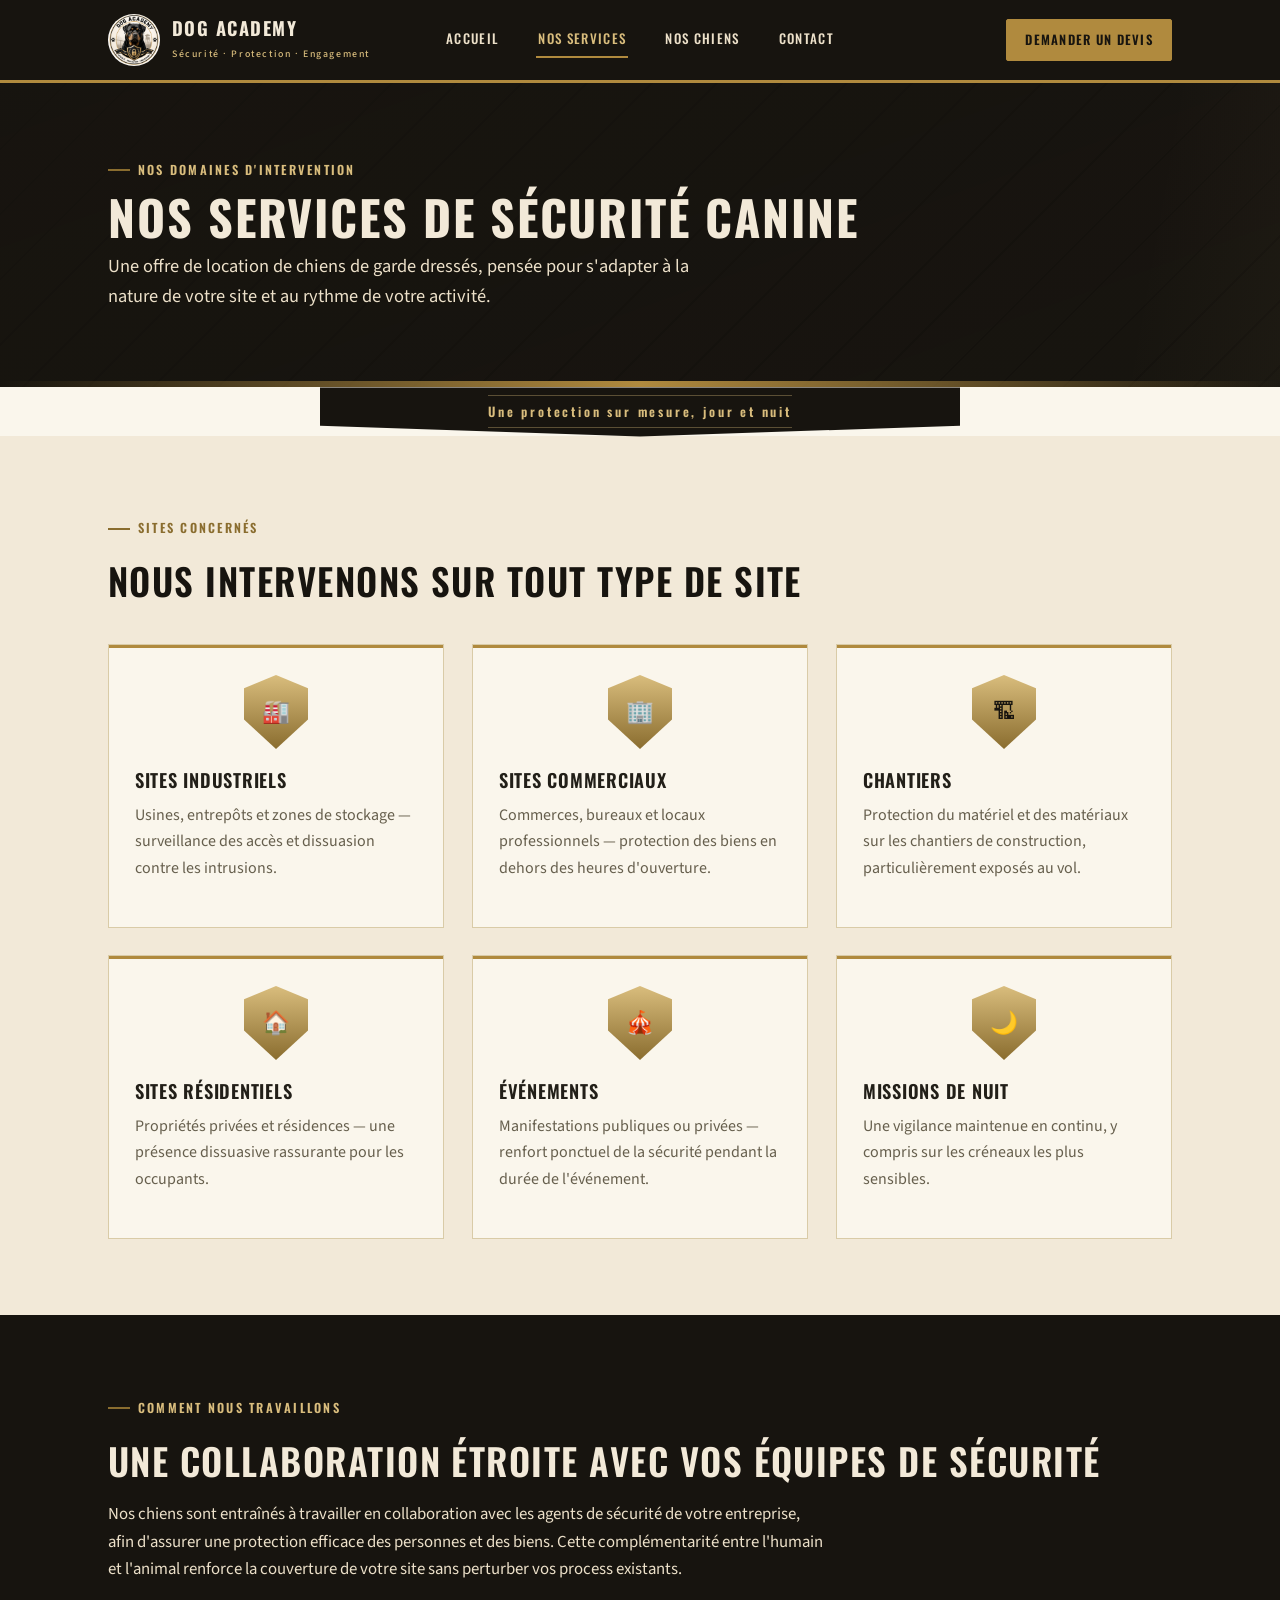
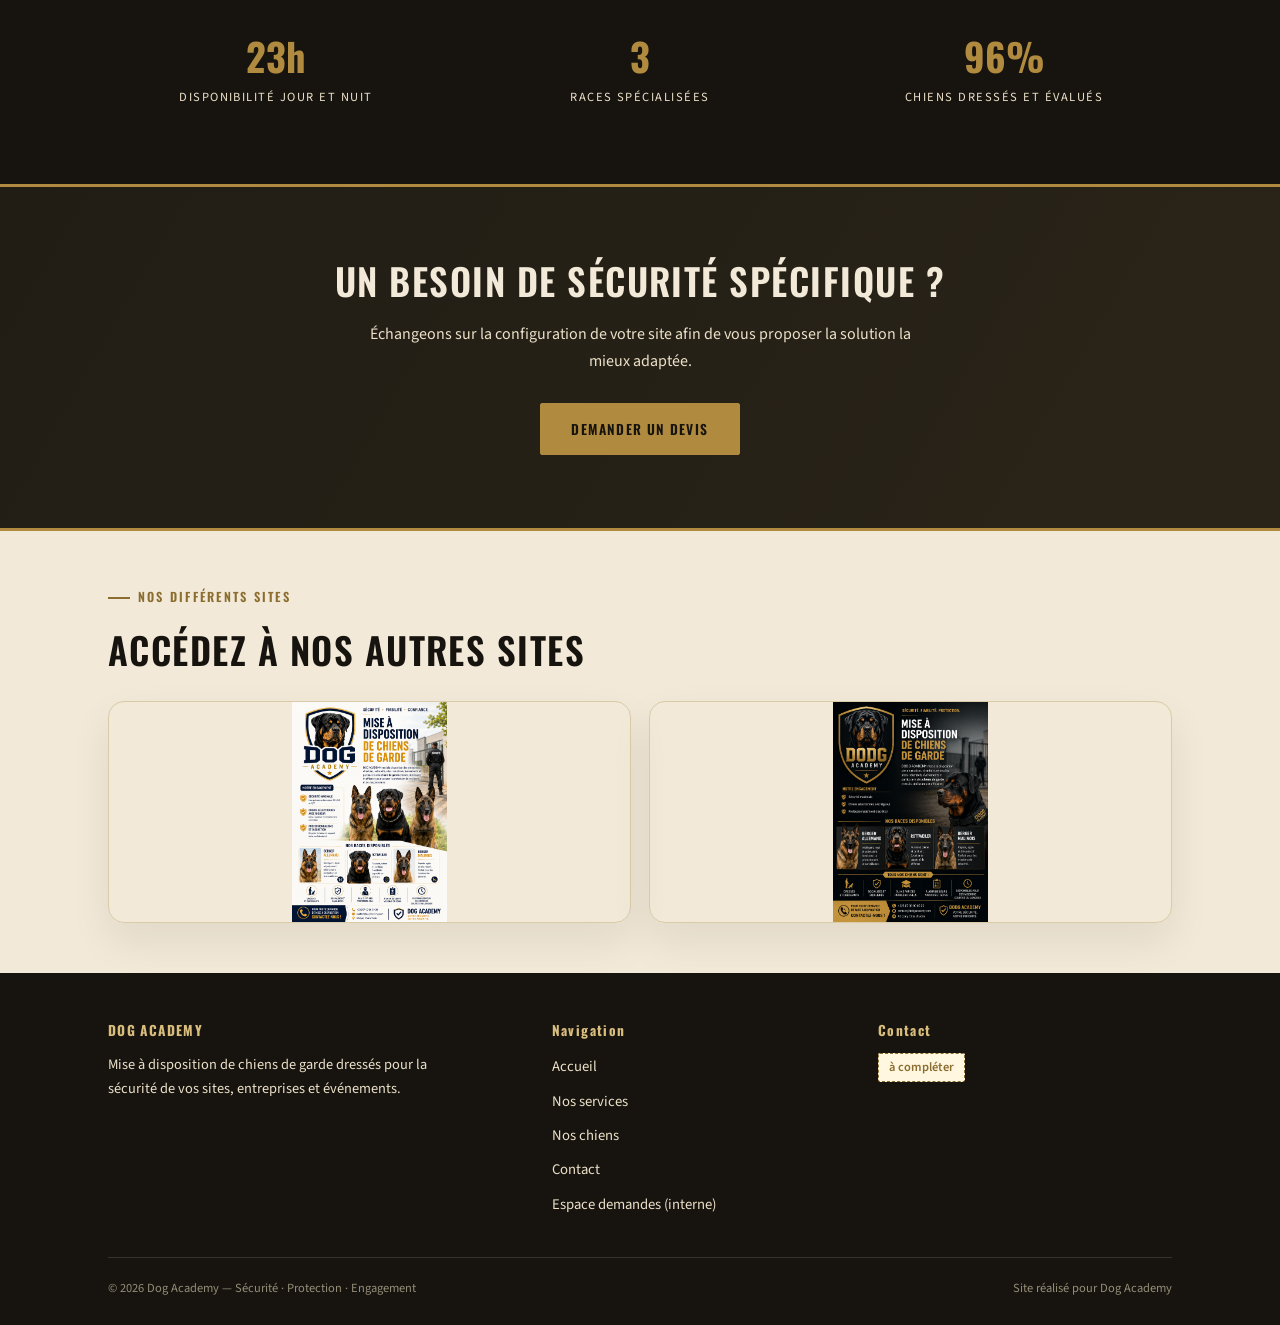
<file: services.html>
<!DOCTYPE html>
<html lang="fr">
<head>
<meta charset="UTF-8">
<meta name="viewport" content="width=device-width, initial-scale=1.0">
<title>Nos services — Dog Academy</title>
<link rel="icon" href="assets/logo.png">
<link rel="stylesheet" href="assets/style.css">
</head>
<body>

<!-- HEADER: navigation principale du site, conservée sur toutes les pages -->
<header class="site">
  <div class="nav-row">
    <a href="index.html" class="brand">
      <img src="assets/logo.png" alt="Dog Academy">
      <span>
        <span class="brand-name">DOG ACADEMY</span>
        <span class="brand-tag">Sécurité · Protection · Engagement</span>
      </span>
    </a>
    <nav class="nav">
      <a href="index.html">Accueil</a>
      <a href="services.html" class="active">Nos services</a>
      <a href="chiens.html">Nos chiens</a>
      <a href="contact.html">Contact</a>
    </nav>
    <div class="header-cta-wrap">
      <a href="contact.html" class="header-cta">Demander un devis</a>
    </div>
  </div>
</header>

<!-- SECTION HERO: introduction du contenu de la page services -->
<section class="hero" style="padding:70px 0 60px;">
  <div class="container">
    <div class="eyebrow" style="color:var(--gold-light)">Nos domaines d'intervention</div>
    <h1 style="font-size:clamp(2rem,4vw,3rem);">Nos services de sécurité canine</h1>
    <p class="lead">Une offre de location de chiens de garde dressés, pensée pour s'adapter à la nature de votre site et au rythme de votre activité.</p>
  </div>
</section>

<div class="ribbon"><span>Une protection sur mesure, jour et nuit</span></div>

<section class="section-cream">
  <div class="container">
    <div class="eyebrow">Sites concernés</div>
    <h2>Nous intervenons sur tout type de site</h2>
    <div class="grid grid-3" style="margin-top:2rem;">
      <div class="card">
        <div class="shield-badge">🏭</div>
        <h3>Sites industriels</h3>
        <p>Usines, entrepôts et zones de stockage — surveillance des accès et dissuasion contre les intrusions.</p>
      </div>
      <div class="card">
        <div class="shield-badge">🏢</div>
        <h3>Sites commerciaux</h3>
        <p>Commerces, bureaux et locaux professionnels — protection des biens en dehors des heures d'ouverture.</p>
      </div>
      <div class="card">
        <div class="shield-badge">🏗</div>
        <h3>Chantiers</h3>
        <p>Protection du matériel et des matériaux sur les chantiers de construction, particulièrement exposés au vol.</p>
      </div>
      <div class="card">
        <div class="shield-badge">🏠</div>
        <h3>Sites résidentiels</h3>
        <p>Propriétés privées et résidences — une présence dissuasive rassurante pour les occupants.</p>
      </div>
      <div class="card">
        <div class="shield-badge">🎪</div>
        <h3>Événements</h3>
        <p>Manifestations publiques ou privées — renfort ponctuel de la sécurité pendant la durée de l'événement.</p>
      </div>
      <div class="card">
        <div class="shield-badge">🌙</div>
        <h3>Missions de nuit</h3>
        <p>Une vigilance maintenue en continu, y compris sur les créneaux les plus sensibles.</p>
      </div>
    </div>
  </div>
</section>

<section class="section-dark">
  <div class="container">
    <div class="eyebrow" style="color:var(--gold-light)">Comment nous travaillons</div>
    <h2>Une collaboration étroite avec vos équipes de sécurité</h2>
    <p style="max-width:720px; font-size:1.05rem;">
      Nos chiens sont entraînés à travailler en collaboration avec les agents de sécurité de votre
      entreprise, afin d'assurer une protection efficace des personnes et des biens. Cette complémentarité
      entre l'humain et l'animal renforce la couverture de votre site sans perturber vos process existants.
    </p>

    <div class="grid grid-3" style="margin-top:2.5rem;">
      <div class="stat">
        <div class="num">24h</div>
        <div class="lbl">Disponibilité jour et nuit</div>
      </div>
      <div class="stat">
        <div class="num">3</div>
        <div class="lbl">Races spécialisées</div>
      </div>
      <div class="stat">
        <div class="num">100%</div>
        <div class="lbl">Chiens dressés et évalués</div>
      </div>
    </div>
  </div>
</section>

<section class="cta-band">
  <div class="container">
    <h2>Un besoin de sécurité spécifique ?</h2>
    <p>Échangeons sur la configuration de votre site afin de vous proposer la solution la mieux adaptée.</p>
    <a href="contact.html" class="btn">Demander un devis</a>
  </div>
</section>
<section class="external-sites">
  <div class="container">
    <div class="eyebrow">Nos différents sites</div>
    <h2>Accédez à nos autres sites</h2>
    <div class="site-links">
      <a class="site-link" href="images/1.png" target="_blank" rel="noopener noreferrer">
        <img src="images/1.png" alt="Aperçu site 1">
      </a>
      <a class="site-link" href="images/2.png" target="_blank" rel="noopener noreferrer">
        <img src="images/2.png" alt="Aperçu site 2">
      </a>
    </div>
  </div>
</section>
<footer class="site">
  <div class="container">
    <div class="footer-grid">
      <div>
        <h4>DOG ACADEMY</h4>
        <p style="color:var(--cream-2); font-size:.9rem; max-width:320px;">Mise à disposition de chiens de garde dressés pour la sécurité de vos sites, entreprises et événements.</p>
      </div>
      <div>
        <h4>Navigation</h4>
        <ul class="footer-links">
          <li><a href="index.html">Accueil</a></li>
          <li><a href="services.html">Nos services</a></li>
          <li><a href="chiens.html">Nos chiens</a></li>
          <li><a href="contact.html">Contact</a></li>
          <li><a href="admin.html">Espace demandes (interne)</a></li>
        </ul>
      </div>
      <div>
        <h4>Contact</h4>
        <ul class="footer-links">
          <li><span class="fill-note">à compléter</span></li>
        </ul>
      </div>
    </div>
    <div class="footer-bottom">
      <span>© 2026 Dog Academy — Sécurité · Protection · Engagement</span>
      <span>Site réalisé pour Dog Academy</span>
    </div>
  </div>
</footer>

<script>
(function(){
  // Header shadow once scrolled
  var header = document.querySelector('header.site');
  function onScroll(){
    if(!header) return;
    if(window.scrollY > 12){ header.classList.add('is-scrolled'); }
    else { header.classList.remove('is-scrolled'); }
  }
  window.addEventListener('scroll', onScroll, {passive:true});
  onScroll();

  // Reveal-on-scroll for content blocks
  var revealSelectors = '.card, .card-dark, .breed, .stat, .info-line';
  var els = document.querySelectorAll(revealSelectors);
  els.forEach(function(el, i){
    el.classList.add('reveal');
    el.classList.add('reveal-delay-' + ((i % 5) + 1));
  });

  if('IntersectionObserver' in window){
    var io = new IntersectionObserver(function(entries){
      entries.forEach(function(entry){
        if(entry.isIntersecting){
          entry.target.classList.add('is-visible');
          io.unobserve(entry.target);
        }
      });
    }, {threshold:.15, rootMargin:'0px 0px -40px 0px'});
    els.forEach(function(el){ io.observe(el); });
  } else {
    els.forEach(function(el){ el.classList.add('is-visible'); });
  }

  // Animated count-up for stat numbers (e.g. "24h", "3", "100%")
  var nums = document.querySelectorAll('.stat .num');
  nums.forEach(function(el){
    var raw = el.textContent.trim();
    var match = raw.match(/^(\d+)(.*)$/);
    if(!match) return;
    var target = parseInt(match[1], 10);
    var suffix = match[2] || '';
    el.textContent = '0' + suffix;
    var done = false;
    var counterIO = new IntersectionObserver(function(entries){
      entries.forEach(function(entry){
        if(entry.isIntersecting && !done){
          done = true;
          var start = null;
          var duration = 1100;
          function step(ts){
            if(!start) start = ts;
            var progress = Math.min((ts - start) / duration, 1);
            var eased = 1 - Math.pow(1 - progress, 3);
            var value = Math.round(target * eased);
            el.textContent = value + suffix;
            if(progress < 1){ requestAnimationFrame(step); }
          }
          requestAnimationFrame(step);
          counterIO.unobserve(el);
        }
      });
    }, {threshold:.4});
    counterIO.observe(el);
  });
})();
</script>

</body>
</html>
</file>
<file: assets/style.css>
@import url('https://fonts.googleapis.com/css2?family=Oswald:wght@400;500;600;700&family=Source+Sans+3:wght@400;500;600&display=swap');

:root{
  --ink:#17140f;
  --panel:#211d15;
  --panel-2:#2a2418;
  --cream:#f2e9d8;
  --cream-2:#ece0c9;
  --paper:#faf6ec;
  --gold:#b08a3e;
  --gold-light:#d9bd7d;
  --gold-deep:#8a6d2f;
  --text:#221f18;
  --text-muted:#665f4d;
  --line:#d9cba7;
  --radius:2px;
}

*{box-sizing:border-box;}
html{scroll-behavior:smooth;}
body{
  margin:0;
  background:var(--paper);
  color:var(--text);
  font-family:'Source Sans 3', sans-serif;
  font-size:16px;
  line-height:1.65;
}

h1,h2,h3,.eyebrow,.nav a,.btn,.tag{
  font-family:'Oswald', sans-serif;
  text-transform:uppercase;
  letter-spacing:.04em;
}

h1{font-size:clamp(2.4rem,5vw,4.2rem); font-weight:700; line-height:1.05; margin:0 0 .5rem;}
h2{font-size:clamp(1.6rem,3vw,2.3rem); font-weight:600; margin:0 0 .6rem; color:var(--ink);}
h3{font-size:1.15rem; font-weight:600; margin:0 0 .4rem;}
p{margin:0 0 1rem; color:var(--text-muted);}
a{color:inherit;}

.eyebrow{
  display:inline-flex; align-items:center; gap:.5rem;
  font-size:.78rem; font-weight:600; letter-spacing:.18em;
  color:var(--gold-deep);
  margin-bottom:.75rem;
}
.eyebrow::before{
  content:"";
  width:22px; height:2px; background:var(--gold-deep);
  display:inline-block;
}

.container{max-width:1120px; margin:0 auto; padding:0 28px;}

/* ---------- HEADER ---------- */
/* Le header contient le logo, le menu et le bouton d'appel à l'action */
header.site{
  background:var(--ink);
  border-bottom:3px solid var(--gold);
  position:sticky; top:0; z-index:50;
}
.nav-row{
  display:grid;
  grid-template-columns:1fr auto 1fr;
  align-items:center;
  padding:14px 28px;
  max-width:1120px; margin:0 auto;
  gap:16px;
}
.brand{justify-self:start;}
.header-cta-wrap{justify-self:end;}
.brand{display:flex; align-items:center; gap:12px; text-decoration:none;}
.brand img{height:52px; width:52px; border-radius:50%; display:block;}
.brand-name{
  color:var(--cream); font-family:'Oswald',sans-serif; font-weight:700;
  font-size:1.15rem; letter-spacing:.08em; line-height:1.1;
}
.brand-tag{
  display:block; color:var(--gold-light); font-size:.62rem;
  letter-spacing:.16em; font-weight:500; margin-top:2px;
}
.nav{display:flex; gap:2.2rem; align-items:center; justify-self:center;}
.nav a{
  color:var(--cream-2); text-decoration:none; font-size:.82rem;
  font-weight:500; letter-spacing:.1em; padding:6px 2px;
  border-bottom:2px solid transparent;
  transition:color .2s, border-color .2s;
}
.nav a:hover, .nav a.active{color:var(--gold-light); border-color:var(--gold);}
.header-cta{
  display:inline-block; text-decoration:none;
  background:var(--gold); color:var(--ink) !important;
  padding:9px 18px; border-radius:var(--radius);
  font-family:'Oswald',sans-serif; font-size:.8rem; font-weight:600;
  letter-spacing:.1em; text-transform:uppercase;
  border:1px solid var(--gold);
  transition:background .2s,color .2s;
}
.header-cta:hover{background:transparent; color:var(--gold-light) !important;}

@media (max-width:860px){
  /* Règles pour petits écrans : header et navigation adaptatifs */
  .nav-row{
    grid-template-columns:1fr;
    row-gap:14px;
    align-items:start;
  }
  .nav{
    display:flex;
    flex-wrap:wrap;
    justify-content:center;
    gap:12px;
    margin:0;
    padding:0;
  }
  .nav a{
    padding:8px 10px;
    font-size:.82rem;
  }
  .header-cta-wrap{
    justify-self:start;
  }
}

/* ---------- HERO ---------- */
.hero{
  background:
    linear-gradient(160deg, rgba(23,20,15,.94), rgba(23,20,15,.86)),
    repeating-linear-gradient(135deg, #000 0 2px, #17140f 2px 46px);
  color:var(--cream);
  padding:100px 0 90px;
  position:relative;
  overflow:hidden;
}
.hero::after{
  content:"";
  position:absolute; inset:auto 0 0 0; height:6px;
  background:linear-gradient(90deg, transparent, var(--gold), transparent);
}
.hero .container{position:relative; z-index:2;}
.hero-inner{max-width:700px;}
.hero p.lead{color:var(--cream-2); font-size:1.15rem; max-width:600px;}
.hero-badge{
  display:inline-block; margin-top:1.5rem; padding:10px 22px;
  border:1px solid var(--gold); color:var(--gold-light);
  font-family:'Oswald'; letter-spacing:.14em; font-size:.72rem; font-weight:600;
}

.btn{
  display:inline-block; text-decoration:none;
  background:var(--gold); color:var(--ink);
  padding:14px 30px; font-size:.85rem; font-weight:600;
  letter-spacing:.1em; border-radius:var(--radius);
  border:1px solid var(--gold);
  transition:background .2s, color .2s;
}
.btn:hover{background:transparent; color:var(--gold-light);}
.btn-ghost{
  background:transparent; color:var(--cream); border:1px solid rgba(242,233,216,.4);
  margin-left:.75rem;
}
.btn-ghost:hover{border-color:var(--gold); color:var(--gold-light);}

/* ---------- RIBBON DIVIDER (signature element, echoes the shield banner in the logo) ---------- */
.ribbon{
  position:relative;
  background:var(--ink);
  color:var(--gold-light);
  text-align:center;
  padding:14px 0;
  font-family:'Oswald'; font-weight:600; letter-spacing:.22em; font-size:.8rem;
  clip-path:polygon(0 0,100% 0,100% 78%,50% 100%,0 78%);
  margin:0 auto -1px;
  max-width:640px;
}
.ribbon span{border-top:1px solid rgba(217,189,125,.35); border-bottom:1px solid rgba(217,189,125,.35); padding:6px 0;}

/* ---------- SECTIONS ---------- */
section{padding:76px 0;}
.section-dark{background:var(--ink); color:var(--cream);}
.section-dark h2{color:var(--cream);}
.section-dark p{color:var(--cream-2);}
.section-cream{background:var(--cream);}

.grid{display:grid; gap:28px;}
.grid-3{grid-template-columns:repeat(3,1fr);}
.grid-2{grid-template-columns:repeat(2,1fr);}

.card{
  background:var(--paper);
  border:1px solid var(--line);
  padding:30px 26px;
  position:relative;
}
.card::before{
  content:"";
  position:absolute; top:0; left:0; width:100%; height:3px;
  background:var(--gold);
}
.card .icon{width:46px; height:46px; margin-bottom:16px; color:var(--gold-deep);}

.card-dark{
  background:var(--panel);
  border:1px solid var(--gold-deep);
  padding:34px 28px;
}
.card-dark h3{color:var(--gold-light);}
.card-dark p{color:var(--cream-2); margin-bottom:0;}

/* paw list */
.paw-list{list-style:none; margin:0; padding:0;}
.paw-list li{
  display:flex; gap:14px; align-items:flex-start;
  padding:14px 0; border-bottom:1px solid var(--line);
}
.paw-list li:last-child{border-bottom:none;}
.paw-list svg{flex:none; width:20px; height:20px; margin-top:4px; color:var(--gold-deep);}
.paw-list strong{display:block; color:var(--ink); font-family:'Oswald'; font-weight:600; letter-spacing:.02em; font-size:1rem;}

.section-dark .paw-list li{border-bottom:1px solid rgba(217,189,125,.18);}
.section-dark .paw-list strong{color:var(--gold-light);}
.section-dark .paw-list svg{color:var(--gold-light);}

.external-sites{background:var(--cream); padding:50px 0;}
.external-sites h2{margin:0 0 1rem; color:var(--ink);}
.external-sites .site-links{display:grid; grid-template-columns:repeat(2,minmax(0,1fr)); gap:18px; margin-top:20px;}
.external-sites .site-link{display:block; border:1px solid var(--line); border-radius:16px; overflow:hidden; box-shadow:0 18px 40px rgba(34,28,18,.08); transition:transform .2s ease, border-color .2s ease; min-height:220px;}
.external-sites .site-link:hover{transform:translateY(-2px); border-color:var(--gold);}
.external-sites .site-link img{width:100%; height:auto; max-height:220px; object-fit:contain; display:block;}
@media (max-width:860px){
  .external-sites .site-links{grid-template-columns:1fr; gap:16px;}
}

/* Shield badge (echoes logo shield) */
.shield-badge{
  width:64px; height:74px; margin:0 auto 16px;
  clip-path:polygon(50% 0,100% 18%,100% 60%,50% 100%,0 60%,0 18%);
  background:linear-gradient(180deg,var(--gold-light),var(--gold-deep));
  display:flex; align-items:center; justify-content:center;
  color:var(--ink); font-size:1.4rem;
}

.stat{text-align:center;}
.stat .num{font-family:'Oswald'; font-size:2.4rem; font-weight:700; color:var(--gold);}
.stat .lbl{font-size:.78rem; letter-spacing:.12em; color:var(--text-muted); text-transform:uppercase;}
.section-dark .stat .lbl{color:var(--cream-2);}

/* breed cards */
.breed{
  background:var(--paper); border:1px solid var(--line);
  display:flex; flex-direction:column;
}
.breed-head{
  background:var(--ink); color:var(--gold-light);
  padding:22px 24px; display:flex; justify-content:space-between; align-items:center;
  border-bottom:3px solid var(--gold);
}
.breed-head h3{margin:0; color:var(--cream); font-size:1.2rem;}
.breed-tag{font-size:.68rem; letter-spacing:.14em; color:var(--gold-light);}
.breed-body{padding:26px 24px; flex:1;}
.breed ul{margin:0; padding-left:1.1rem; color:var(--text-muted);}
.breed ul li{margin-bottom:.4rem;}

/* CTA band */
.cta-band{
  background:linear-gradient(120deg,var(--panel),var(--panel-2));
  color:var(--cream); text-align:center; padding:64px 0;
  border-top:3px solid var(--gold); border-bottom:3px solid var(--gold);
}
.cta-band h2{color:var(--cream);}
.cta-band p{color:var(--cream-2); max-width:560px; margin:0 auto 1.8rem;}

/* FOOTER */
footer.site{background:var(--ink); color:var(--cream-2); padding:46px 0 26px;}
.footer-grid{display:grid; grid-template-columns:1.4fr 1fr 1fr; gap:32px; margin-bottom:32px;}
footer.site h4{font-family:'Oswald'; color:var(--gold-light); letter-spacing:.1em; font-size:.85rem; margin:0 0 12px;}
footer.site a{color:var(--cream-2); text-decoration:none; font-size:.92rem;}
footer.site a:hover{color:var(--gold-light);}
.footer-links{list-style:none; margin:0; padding:0;}
.footer-links li{margin-bottom:8px;}
.footer-bottom{
  border-top:1px solid rgba(242,233,216,.15); padding-top:20px;
  display:flex; justify-content:space-between; font-size:.78rem; color:#948d78;
  flex-wrap:wrap; gap:8px;
}

/* CONTACT PAGE */
.contact-grid{display:grid; grid-template-columns:1.1fr .9fr; gap:44px; align-items:start;}
.field{margin-bottom:18px;}
.field label{
  display:block; font-family:'Oswald'; font-size:.75rem; letter-spacing:.1em;
  color:var(--gold-deep); text-transform:uppercase; margin-bottom:6px; font-weight:600;
}
.field input,
.field select,
.field textarea{
  width:100%; padding:14px 16px; border:1px solid var(--line); background:var(--paper);
  font-family:'Source Sans 3'; font-size:.95rem; color:var(--text);
  border-radius:10px; transition:border-color .2s ease, box-shadow .2s ease;
}
.field select{
  -webkit-appearance:none; -moz-appearance:none; appearance:none;
  background-image:linear-gradient(45deg, transparent 50%, var(--ink) 50%),
                    linear-gradient(135deg, var(--ink) 50%, transparent 50%),
                    radial-gradient(circle at top center, transparent 0, transparent 75%, var(--paper) 75%);
  background-repeat:no-repeat;
  background-position:calc(100% - 18px) 16px, calc(100% - 12px) 16px, 100% 0;
  background-size:8px 8px, 8px 8px, 100% 100%;
}
.field input:focus,
.field select:focus,
.field textarea:focus{
  outline:none; border-color:var(--gold); box-shadow:0 0 0 4px rgba(176,138,62,.14);
}
.field textarea{resize:vertical; min-height:140px;}
.radio-group{
  display:grid; gap:10px; padding:16px; background:rgba(217,189,125,.12); border-radius:14px;
}
.radio-group label{
  display:flex; align-items:center; gap:12px; padding:12px 14px;
  border:1px solid rgba(34,28,18,.15); border-radius:12px;
  background:rgba(255,255,255,.95); cursor:pointer;
}
.radio-group label:hover{
  background:rgba(255,255,255,.98);
}
.radio-group input[type="radio"]{
  accent-color:var(--gold);
  width:18px; height:18px;
}
.field [type="radio"]{accent-color:var(--gold); margin-right:10px;}
.field label input[type="radio"]{vertical-align:middle;}
.field label{cursor:pointer;}
.info-line{display:flex; gap:14px; align-items:flex-start; padding:16px 0; border-bottom:1px solid rgba(217,189,125,.2);}
.info-line:last-child{border-bottom:none;}
.info-line svg{flex:none; width:22px; height:22px; color:var(--gold-light); margin-top:2px;}
.info-line strong{display:block; color:var(--gold-light); font-family:'Oswald'; font-size:.78rem; letter-spacing:.1em; text-transform:uppercase;}
.info-line span{color:var(--cream-2);}

/* placeholder note */
.fill-note{
  display:inline-block; background:#fff7e0; border:1px dashed var(--gold-deep);
  color:var(--gold-deep); font-size:.78rem; padding:3px 10px; border-radius:2px;
  font-family:'Source Sans 3'; text-transform:none; letter-spacing:0; font-weight:600;
}

@media (max-width:860px){
  /* Adaptation pour tablettes et petits écrans */
  .nav-row{
    grid-template-columns:1fr;
    row-gap:14px;
    align-items:start;
  }
  .nav{
    display:flex;
    flex-wrap:wrap;
    justify-content:center;
    gap:12px;
    margin:0;
    padding:0;
  }
  .nav a{
    padding:8px 10px;
    font-size:.82rem;
  }
  .header-cta-wrap{
    justify-self:start;
  }
  .hero{padding:80px 0 60px;}
  .hero p.lead{font-size:1.05rem;}
  .grid-3,
  .grid-2,
  .grid-4,
  .contact-grid,
  .footer-grid,
  .external-sites .site-links,
  .mini-gallery{
    grid-template-columns:1fr;
  }
  .container{padding:0 20px;}
  .card,
  .card-dark,
  .breed,
  .info-line{
    width:100%;
  }
  .mini-card{height:200px;}
  .external-sites .site-link{min-height:180px;}
  .admin-table th,
  .admin-table td{padding:12px 10px;}
  .footer-bottom{flex-direction:column; align-items:flex-start;}
}

@media (max-width:640px){
  /* Optimisation pour petits écrans de téléphones */
  .nav{
    gap:10px;
    justify-content:flex-start;
  }
  .brand img{height:46px; width:46px;}
  .brand-name{font-size:1rem;}
  .brand-tag{font-size:.58rem;}
  .header-cta{width:100%; text-align:center;}
  .hero{padding:70px 0 50px;}
  .hero .container{padding:0 16px;}
  .banner,
  .ribbon{padding:12px 16px;}
  .section-cream,
  .section-dark,
  .cta-band,
  .external-sites{
    padding:40px 0;
  }
  .cta-band h2{font-size:1.5rem;}
  .cta-band p{font-size:1rem;}
  .mini-card{height:160px;}
  .info-line{flex-direction:column; align-items:flex-start;}
  .admin-table{font-size:.82rem;}
  .admin-table th,
  .admin-table td{padding:10px 8px;}
  .footer-bottom{gap:8px;}
  .field input,
  .field select,
  .field textarea{
    font-size:.95rem;
  }
}


/* ==========================================================================
   MODERNISATION — animations, micro-interactions, effets de défilement
   ========================================================================== */

/* Reveal on scroll */
.reveal{
  opacity:0;
  transform:translateY(28px);
  transition:opacity .7s cubic-bezier(.22,.61,.36,1), transform .7s cubic-bezier(.22,.61,.36,1);
  will-change:opacity, transform;
}
.reveal.is-visible{opacity:1; transform:translateY(0);}
.reveal-delay-1{transition-delay:.08s;}
.reveal-delay-2{transition-delay:.16s;}
.reveal-delay-3{transition-delay:.24s;}
.reveal-delay-4{transition-delay:.32s;}
.reveal-delay-5{transition-delay:.4s;}

@media (prefers-reduced-motion: reduce){
  .reveal, .reveal.is-visible, *{transition-duration:.01ms !important; animation-duration:.01ms !important;}
}

/* Header gets weight once the page scrolls */
header.site{transition:box-shadow .35s ease, background .35s ease;}
header.site.is-scrolled{box-shadow:0 10px 30px -12px rgba(0,0,0,.55);}

/* Hero entrance */
@keyframes heroFadeUp{
  from{opacity:0; transform:translateY(22px);}
  to{opacity:1; transform:translateY(0);}
}
.hero .eyebrow{animation:heroFadeUp .7s cubic-bezier(.22,.61,.36,1) both;}
.hero h1{animation:heroFadeUp .8s .08s cubic-bezier(.22,.61,.36,1) both;}
.hero p.lead{animation:heroFadeUp .8s .16s cubic-bezier(.22,.61,.36,1) both;}
.hero div[style]{animation:heroFadeUp .8s .24s cubic-bezier(.22,.61,.36,1) both;}
.hero-badge{animation:heroFadeUp .8s .32s cubic-bezier(.22,.61,.36,1) both;}

/* Subtle animated sheen sweeping across the hero */
.hero{position:relative;}
.hero::before{
  content:"";
  position:absolute; inset:0;
  background:linear-gradient(100deg, transparent 40%, rgba(217,189,125,.06) 50%, transparent 60%);
  background-size:220% 220%;
  animation:sheen 9s ease-in-out infinite;
  pointer-events:none;
}
@keyframes sheen{
  0%{background-position:120% 0%;}
  50%{background-position:0% 100%;}
  100%{background-position:120% 0%;}
}

/* Card / breed / stat hover lift */
.card, .card-dark, .breed{
  transition:transform .35s cubic-bezier(.22,.61,.36,1), box-shadow .35s ease, border-color .35s ease;
}
.card:hover, .card-dark:hover{
  transform:translateY(-8px);
  box-shadow:0 22px 40px -20px rgba(0,0,0,.35);
}
.breed:hover{
  transform:translateY(-8px);
  box-shadow:0 22px 40px -20px rgba(0,0,0,.45);
  border-color:var(--gold);
}
.shield-badge{transition:transform .4s cubic-bezier(.34,1.56,.64,1);}
.card:hover .shield-badge{transform:scale(1.12) rotate(-4deg);}

/* Breed head shine on hover */
.breed-head{position:relative; overflow:hidden;}
.breed-head::after{
  content:"";
  position:absolute; top:0; left:-60%; width:40%; height:100%;
  background:linear-gradient(100deg, transparent, rgba(217,189,125,.25), transparent);
  transform:skewX(-20deg);
  transition:left .6s ease;
}
.breed:hover .breed-head::after{left:120%;}

/* Buttons */
.btn{
  position:relative; overflow:hidden;
  transition:background .25s ease, color .25s ease, transform .25s ease, box-shadow .25s ease;
}
.btn:hover{transform:translateY(-3px); box-shadow:0 14px 26px -14px rgba(176,138,62,.55);}
.btn:active{transform:translateY(-1px);}
.btn-ghost:hover{transform:translateY(-3px);}
.header-cta{transition:background .25s ease, color .25s ease, transform .25s ease;}
.header-cta:hover{transform:translateY(-2px);}

/* Nav underline sweep */
.nav a{position:relative;}
.nav a:not(.active)::before{
  content:"";
  position:absolute; left:0; bottom:-2px; width:0; height:2px;
  background:var(--gold); transition:width .3s ease;
}
.nav a:not(.active):hover::before{width:100%;}

/* Paw list items slide in slightly on hover */
.paw-list li{transition:padding-left .3s ease, background .3s ease;}
.paw-list li:hover{padding-left:8px; background:rgba(176,138,62,.06);}

/* Stat number pop */
.stat .num{display:inline-block;}

/* Ribbon subtle pulse */
.ribbon{animation:ribbonIn .7s cubic-bezier(.22,.61,.36,1) both;}
@keyframes ribbonIn{
  from{opacity:0; transform:translateY(-10px);}
  to{opacity:1; transform:translateY(0);}
}

/* Form field focus glow */
.field input, .field textarea{
  transition:border-color .25s ease, box-shadow .25s ease;
}
.field input:focus, .field textarea:focus{
  outline:none;
  border-color:var(--gold);
  box-shadow:0 0 0 3px rgba(176,138,62,.18);
}

/* Submit button loading state */
.btn[data-state="loading"]{opacity:.7; pointer-events:none;}
.btn[data-state="loading"]::after{
  content:"";
  display:inline-block; width:14px; height:14px; margin-left:10px;
  border:2px solid rgba(23,20,15,.35); border-top-color:var(--ink);
  border-radius:50%; vertical-align:-2px;
  animation:spin .7s linear infinite;
}
@keyframes spin{to{transform:rotate(360deg);}}

.form-status{
  margin-top:14px; padding:12px 16px; font-size:.88rem; border-radius:2px;
  display:none; font-family:'Source Sans 3';
}
.form-status.show{display:block;}
.form-status.ok{background:#eaf5ea; border:1px solid #6fa96f; color:#2e5e2e;}
.form-status.err{background:var(--clay, #fbf1ef); border:1px solid var(--gold-deep); color:var(--gold-deep);}

/* Admin table */
.admin-table{width:100%; border-collapse:collapse; font-size:.92rem;}
.admin-table th{
  background:var(--ink); color:var(--gold-light); text-align:left; padding:12px 14px;
  font-family:'Oswald'; letter-spacing:.06em; font-size:.75rem; text-transform:uppercase;
}
.admin-table td{padding:12px 14px; border-bottom:1px solid var(--line); vertical-align:top; color:var(--text);}
.admin-table tr:hover td{background:var(--cream);}
.admin-empty{padding:40px; text-align:center; color:var(--text-muted); font-style:italic;}


.hero.hero-photo{
  background:
    linear-gradient(160deg, rgba(23,20,15,.90), rgba(23,20,15,.60) 50%, rgba(23,20,15,.94)),
    url('[data-uri]') center 15% / cover no-repeat;
}


.mini-gallery{display:grid; grid-template-columns:repeat(4,1fr); gap:18px;}
@media (max-width:860px){ .mini-gallery{grid-template-columns:repeat(2,1fr);} }
.mini-card{
  position:relative; height:220px; overflow:hidden; display:block;
  border:1px solid var(--line);
}
.mini-card img{
  width:100%; height:100%; object-fit:cover; display:block;
  transition:transform .6s cubic-bezier(.22,.61,.36,1);
}
.mini-card:hover img{transform:scale(1.1);}
.mini-card::after{
  content:""; position:absolute; inset:0;
  background:linear-gradient(180deg, rgba(23,20,15,0) 50%, rgba(23,20,15,.9) 100%);
}
.mini-card span{
  position:absolute; left:0; right:0; bottom:0; z-index:2;
  padding:12px 16px; color:#fff; font-family:'Oswald'; font-size:.85rem;
  letter-spacing:.06em; border-bottom:3px solid var(--gold);
}

/* Breed cards with photography */
.grid-4{grid-template-columns:repeat(4,1fr);}
@media (max-width:1080px){ .grid-4{grid-template-columns:repeat(2,1fr);} }
@media (max-width:640px){ .grid-4{grid-template-columns:1fr;} }

.breed{padding:0; overflow:hidden;}
.breed-photo{position:relative; height:260px; overflow:hidden; background:var(--ink);}
.breed-photo img{
  width:100%; height:100%; object-fit:cover; display:block;
  transition:transform .6s cubic-bezier(.22,.61,.36,1);
}
.breed:hover .breed-photo img{transform:scale(1.08);}
.breed-photo::after{
  content:"";
  position:absolute; inset:0;
  background:linear-gradient(180deg, rgba(23,20,15,0) 45%, rgba(23,20,15,.92) 100%);
}
.breed-caption{
  position:absolute; left:0; right:0; bottom:0; z-index:2;
  padding:16px 20px;
  border-bottom:3px solid var(--gold);
}
.breed-caption h3{color:#fff; margin:0 0 3px; font-size:1.1rem;}
.breed-caption .breed-tag{color:var(--gold-light); font-size:.68rem;}
.breed-body{padding:22px 22px 26px;}
</file>
